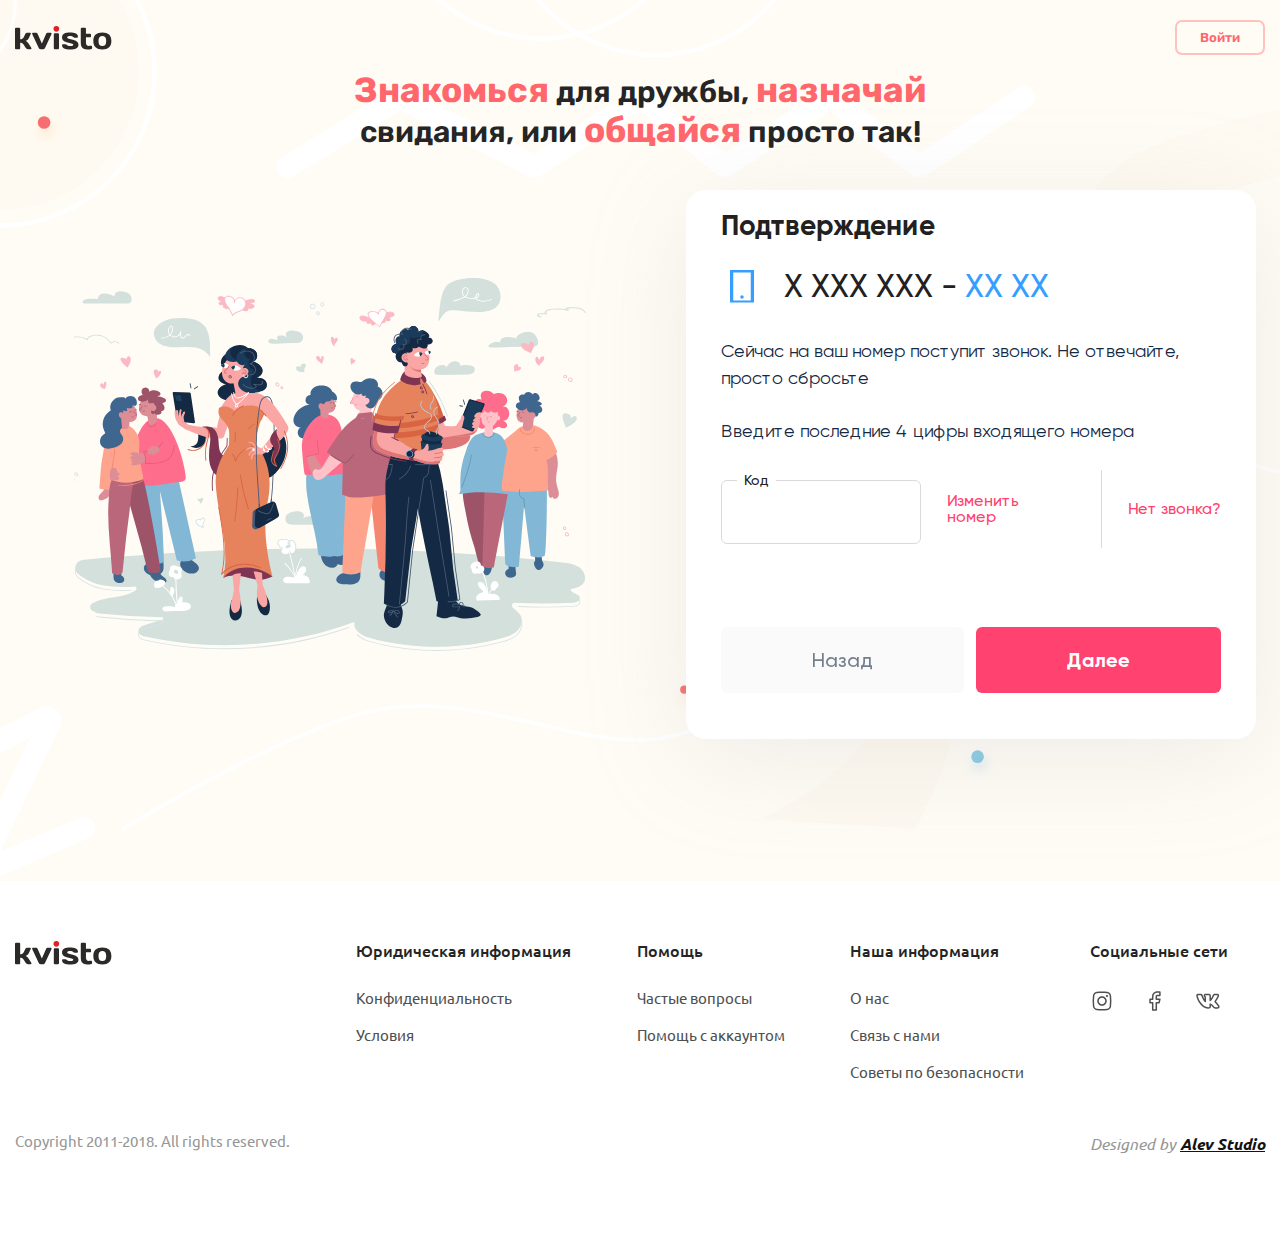
<file: confirmation.html>
<!DOCTYPE html>
<html lang="en">

<head>
    <meta charset="UTF-8">
    <meta name="viewport" content="width=device-width, initial-scale=1.0">
    <title>Document</title>
    <link rel="preconnect" href="https://fonts.googleapis.com">
    <link rel="preconnect" href="https://fonts.gstatic.com" crossorigin>
    <link
        href="https://fonts.googleapis.com/css2?family=Rubik:wght@600;700&family=Ubuntu:ital,wght@0,400;0,500;0,700;1,400&display=swap"
        rel="stylesheet">
    <link rel="stylesheet" href="css/style.min.css">
</head>

<body>

    <header class="header header-reg header-mobile">
        <div class="container">
            <div class="header-reg__inner">
                <a class="logo" href="#">
                    <img class="logo__img" src="images/logo.svg" alt="logo">
                </a>
                <div class="footer__language language">
                    <button type="button" class="language__btn">
                      Русский
                      <svg width="24" height="24" viewBox="0 0 24 24" fill="none" xmlns="http://www.w3.org/2000/svg">
                        <path d="M12 16L6 10H18L12 16Z" fill="#222020" />
                      </svg>
                    </button>
                    <ul class="language__list">
                      <li class="language__list-item">
                        <a class="language__list-link" href="#">Английский</a>
                      </li>
                      <li class="language__list-item">
                        <a class="language__list-link" href="#">Немецкий</a>
                      </li>
                      <li class="language__list-item">
                        <a class="language__list-link" href="#">Французкий</a>
                      </li>
                    </ul>
                  </div>
                <a class="header-reg__btn" href="#">Войти</a>
            </div>
        </div>
    </header>
    <div class="wrapper">
        <main class="main entrance main-confirmation">
            <section class="entrance__section entrance-section">
                <h1 class="entrance-section__title"><span>Знакомься</span> для дружбы, <span>назначай</span> свидания,
                    или
                    <span>общайся</span> просто так!
                </h1>
                <div class="container">
                    <div class="entrance-section__inner">
                        <img class="entrance-section__img" src="images/reg-img.svg" alt="picture">
                        <div class="entrance-section__box entrance-section-box">
                            <div class="entrance-section-box__top entrance-section-box-top">
                                <h2 class="entrance-section-box-top__title">
                                    Подтверждение
                                </h2>
                            </div>
                            <form action="#" class="entrance-section-box__form entrance-section-box-form">
                                <div class="entrance-section-box-form__tel">
                                    <p class="entrance-section-box-form__tel-text">X XXX XXX - <span>XX XX</span></p>
                                </div>
                                <p class="entrance-section-box-form__text">Сейчас на ваш номер поступит звонок. Не
                                    отвечайте,
                                    просто сбросьте</p>
                                <p class="entrance-section-box-form__text">Введите последние 4 цифры входящего номера
                                </p>
                                <div class="entrance-section-box-form__code">
                                    <fieldset>
                                        <legend>Код</legend>
                                        <input type="text" class="entrance-section-box-form__code-input">
                                    </fieldset>
                                    <a class="entrance-section-box-form__code-link" href="#">Изменить номер</a>
                                    <a class="entrance-section-box-form__code-link" href="#">Нет звонка?</a>
                                </div>
                                <div class="entrance-section-box-form__btns">
                                    <a href="login.html" class="entrance-section-box-form__btns-btn">Назад</a>
                                    <button class="entrance-section-box-form__btns-btn" type="submit">Далее</button>
                                </div>
                            </form>
                        </div>
                    </div>
                </div>
            </section>
        </main>
        <footer class="footer">
            <div class="container">
                <div class="footer__inner">
                    <div style="display: none;"></div>
                    <ul class="footer__list">
                        <li class="footer__list-item">
                            <a class="logo" href="#">
                                <img class="logo__img" src="images/logo.svg" alt="logo">
                            </a>
                        </li>
                        <li class="footer__list-item">
                            <p class="footer__list-copy">Copyright 2011-2018. All rights reserved.</p>
                        </li>
                    </ul>
                    <ul class="footer__list">
                        <li class="footer__list-item">
                            <h5 class="footer__list-title">Юридическая информация</h5>
                        </li>
                        <li class="footer__list-item">
                            <a class="footer__list-link" href="#">Конфиденциальность</a>
                        </li>
                        <li class="footer__list-item">
                            <a class="footer__list-link" href="#">Условия</a>
                        </li>
                    </ul>
                    <ul class="footer__list">
                        <li class="footer__list-item">
                            <h5 class="footer__list-title">Помощь</h5>
                        </li>
                        <li class="footer__list-item">
                            <a class="footer__list-link" href="#">Частые вопросы</a>
                        </li>
                        <li class="footer__list-item">
                            <a class="footer__list-link" href="#">Помощь с аккаунтом</a>
                        </li>
                    </ul>
                    <ul class="footer__list">
                        <li class="footer__list-item">
                            <h5 class="footer__list-title">Наша информация</h5>
                        </li>
                        <li class="footer__list-item">
                            <a class="footer__list-link" href="#">О нас</a>
                        </li>
                        <li class="footer__list-item">
                            <a class="footer__list-link" href="#">Связь с нами</a>
                        </li>
                        <li class="footer__list-item">
                            <a class="footer__list-link" href="#">Советы по безопасности</a>
                        </li>
                    </ul>
                    <ul class="footer__list">
                        <li class="footer__list-item">
                            <h5 class="footer__list-title">Социальные сети</h5>
                        </li>
                        <li class="footer__list-item">
                            <a class="footer__list-link" href="#">
                                <svg width="24" height="24" viewBox="0 0 24 24" fill="none"
                                    xmlns="http://www.w3.org/2000/svg">
                                    <path
                                        d="M16.0007 6.99956C16.0007 6.44727 16.4484 5.99956 17.0007 5.99956C17.553 5.99956 18.0007 6.44727 18.0007 6.99956C18.0007 7.55184 17.553 7.99956 17.0007 7.99956C16.4484 7.99956 16.0007 7.55184 16.0007 6.99956Z" />
                                    <path fill-rule="evenodd" clip-rule="evenodd"
                                        d="M12.0007 7.24956C9.37732 7.24956 7.25067 9.3762 7.25067 11.9996C7.25067 14.6229 9.37732 16.7496 12.0007 16.7496C14.624 16.7496 16.7507 14.6229 16.7507 11.9996C16.7507 9.3762 14.624 7.24956 12.0007 7.24956ZM8.75067 11.9996C8.75067 10.2046 10.2057 8.74956 12.0007 8.74956C13.7956 8.74956 15.2507 10.2046 15.2507 11.9996C15.2507 13.7945 13.7956 15.2496 12.0007 15.2496C10.2057 15.2496 8.75067 13.7945 8.75067 11.9996Z" />
                                    <path fill-rule="evenodd" clip-rule="evenodd"
                                        d="M17.2589 2.83257C13.7924 2.44513 10.209 2.44513 6.74244 2.83257C4.73038 3.05745 3.10605 4.64246 2.8695 6.66499C2.45496 10.2093 2.45496 13.7898 2.8695 17.3341C3.10605 19.3567 4.73038 20.9417 6.74244 21.1665C10.209 21.554 13.7924 21.554 17.2589 21.1665C19.271 20.9417 20.8953 19.3567 21.1319 17.3341C21.5464 13.7898 21.5464 10.2093 21.1319 6.66499C20.8953 4.64246 19.271 3.05745 17.2589 2.83257ZM6.90905 4.32329C10.2649 3.94823 13.7365 3.94823 17.0923 4.32329C18.4224 4.47195 19.4879 5.52156 19.642 6.83924C20.043 10.2678 20.043 13.7313 19.642 17.1599C19.4879 18.4775 18.4224 19.5272 17.0923 19.6758C13.7365 20.0509 10.2649 20.0509 6.90905 19.6758C5.57894 19.5272 4.51346 18.4775 4.35934 17.1599C3.95834 13.7313 3.95834 10.2678 4.35934 6.83924C4.51346 5.52156 5.57894 4.47195 6.90905 4.32329Z" />
                                </svg>
                            </a>
                            <a class="footer__list-link" href="#">
                                <svg width="24" height="24" viewBox="0 0 24 24" fill="none"
                                    xmlns="http://www.w3.org/2000/svg">
                                    <path fill-rule="evenodd" clip-rule="evenodd"
                                        d="M10.4877 3.78769C11.4723 2.80312 12.8076 2.25 14.2 2.25H16.9C17.3142 2.25 17.65 2.58579 17.65 3V6.6C17.65 7.01421 17.3142 7.35 16.9 7.35H14.2C14.1602 7.35 14.1221 7.3658 14.0939 7.39393C14.0658 7.42206 14.05 7.46022 14.05 7.5V9.45H16.9C17.131 9.45 17.349 9.5564 17.4912 9.73844C17.6333 9.92048 17.6836 10.1578 17.6276 10.3819L16.7276 13.9819C16.6441 14.3158 16.3442 14.55 16 14.55H14.05V21C14.05 21.4142 13.7142 21.75 13.3 21.75H9.7C9.28579 21.75 8.95 21.4142 8.95 21V14.55H7C6.58579 14.55 6.25 14.2142 6.25 13.8V10.2C6.25 9.78579 6.58579 9.45 7 9.45H8.95V7.5C8.95 6.10761 9.50312 4.77226 10.4877 3.78769ZM14.2 3.75C13.2054 3.75 12.2516 4.14509 11.5483 4.84835C10.8451 5.55161 10.45 6.50544 10.45 7.5V10.2C10.45 10.6142 10.1142 10.95 9.7 10.95H7.75V13.05H9.7C10.1142 13.05 10.45 13.3858 10.45 13.8V20.25H12.55V13.8C12.55 13.3858 12.8858 13.05 13.3 13.05H15.4144L15.9394 10.95H13.3C12.8858 10.95 12.55 10.6142 12.55 10.2V7.5C12.55 7.06239 12.7238 6.64271 13.0333 6.33327C13.3427 6.02384 13.7624 5.85 14.2 5.85H16.15V3.75H14.2Z" />
                                </svg>
                            </a>
                            <a class="footer__list-link" href="#">
                                <svg width="24" height="24" viewBox="0 0 24 24" fill="none"
                                    xmlns="http://www.w3.org/2000/svg">
                                    <path fill-rule="evenodd" clip-rule="evenodd"
                                        d="M23.405 16.865C22.8611 15.7695 22.1444 14.7688 21.2825 13.9013C20.9892 13.5603 20.6453 13.2238 20.3768 12.9612L20.3393 12.9245C20.2008 12.7889 20.0864 12.6764 19.9928 12.5795C21.1713 10.9407 22.18 9.18595 23.003 7.34222L23.0362 7.26783L23.0595 7.18976C23.1676 6.82687 23.2922 6.1368 22.8515 5.51317C22.396 4.86859 21.6666 4.75234 21.1782 4.75234H18.9311C18.4627 4.73087 17.9988 4.85751 17.6058 5.11498C17.2098 5.37439 16.9069 5.75278 16.7402 6.1951C16.2563 7.34779 15.6508 8.4442 14.9347 9.46598V6.83269C14.9347 6.4923 14.9027 5.92289 14.5382 5.44229C14.1018 4.86685 13.4707 4.75234 13.0326 4.75234H9.46708C9.00771 4.74172 8.56094 4.90597 8.2176 5.21259C7.866 5.52659 7.65052 5.96521 7.61687 6.43543L7.61369 6.47997V6.52463C7.61369 7.01011 7.80606 7.36822 7.95975 7.59344C8.02856 7.69427 8.10216 7.78606 8.14865 7.84403L8.15938 7.85741C8.20895 7.91923 8.24204 7.96049 8.27525 8.00566C8.3626 8.12448 8.48824 8.30768 8.52379 8.78174V10.2547C7.9091 9.24423 7.26066 7.89957 6.77276 6.46344L6.76527 6.4414L6.75697 6.41965C6.63532 6.10103 6.4402 5.63743 6.04941 5.28266C5.59288 4.86821 5.0529 4.75234 4.56182 4.75234H2.28187C1.78506 4.75234 1.18613 4.86857 0.739237 5.33999C0.299773 5.80358 0.25 6.35907 0.25 6.65442V6.78755L0.278039 6.91769C0.909544 9.84881 2.21076 12.5937 4.07946 14.9377C4.92668 16.2737 6.07468 17.3936 7.43213 18.2075C8.81124 19.0345 10.3671 19.5219 11.9715 19.6297L12.0133 19.6325H12.0553C12.7811 19.6325 13.5378 19.5699 14.1068 19.1907C14.8744 18.6792 14.9347 17.8936 14.9347 17.5021V16.3642C15.1317 16.5234 15.3761 16.7378 15.6753 17.0259C16.037 17.3879 16.325 17.7016 16.572 17.9754L16.7038 18.122L16.7046 18.1228C16.8964 18.3364 17.0852 18.5467 17.2571 18.7195C17.4732 18.9367 17.7396 19.1761 18.0745 19.3529C18.4371 19.5444 18.8177 19.631 19.222 19.631H21.5035C21.9841 19.631 22.6735 19.5173 23.1582 18.9554C23.6864 18.343 23.6461 17.5924 23.48 17.053L23.4501 16.956L23.405 16.865ZM17.6857 16.9706C17.4289 16.6859 17.1192 16.3484 16.7278 15.9571L16.7246 15.9539C15.3685 14.6464 14.7348 14.4186 14.2868 14.4186C14.0485 14.4186 13.7848 14.4454 13.6137 14.6585C13.5329 14.7591 13.4905 14.8805 13.4667 15.007C13.4429 15.1333 13.4347 15.2816 13.4347 15.4505V17.5021C13.4347 17.7569 13.3928 17.8639 13.275 17.9425C13.118 18.0471 12.7825 18.1319 12.0637 18.1325C10.6993 18.0395 9.37641 17.6244 8.20349 16.9211C7.02817 16.2164 6.03709 15.2425 5.31187 14.0797L5.30398 14.0671L5.29464 14.0554C3.55337 11.8881 2.34003 9.34571 1.7503 6.6291C1.7535 6.49814 1.78187 6.42045 1.82784 6.37195C1.87521 6.32198 1.98999 6.25234 2.28187 6.25234H4.56182C4.81544 6.25234 4.9467 6.30751 5.04117 6.39327C5.14827 6.4905 5.24116 6.65561 5.35401 6.95042C5.91362 8.5964 6.67038 10.1357 7.387 11.2675C7.74518 11.8332 8.09769 12.3041 8.41529 12.6368C8.57383 12.803 8.72932 12.9406 8.8777 13.0385C9.02132 13.1332 9.18414 13.2079 9.35158 13.2079C9.43994 13.2079 9.54328 13.1988 9.64279 13.1547C9.74983 13.1074 9.83291 13.0284 9.89158 12.9225C9.99536 12.7353 10.0238 12.458 10.0238 12.0947V8.73099L10.0233 8.7231C9.97146 7.90476 9.72439 7.44443 9.48381 7.11718C9.43108 7.04546 9.37909 6.98068 9.33359 6.92399L9.32113 6.90846C9.27117 6.84616 9.23142 6.79582 9.19876 6.74795C9.13891 6.66024 9.11571 6.59909 9.11381 6.53356C9.12162 6.45578 9.15828 6.38361 9.21675 6.33139C9.27744 6.27719 9.35686 6.24897 9.43816 6.25234H13.0326C13.2387 6.25234 13.3081 6.30262 13.343 6.34868C13.3923 6.4137 13.4347 6.54893 13.4347 6.83269V11.3613C13.4347 11.8992 13.6827 12.2634 14.0428 12.2634C14.4572 12.2634 14.7559 12.012 15.2783 11.4896L15.287 11.4809L15.2948 11.4713C16.4656 10.0436 17.4225 8.45298 18.1347 6.74943L18.1392 6.73666C18.1928 6.58613 18.2941 6.45726 18.4278 6.3697C18.5614 6.28215 18.72 6.24072 18.8794 6.25175L18.8881 6.25234H21.1782C21.4905 6.25234 21.5933 6.33183 21.6265 6.37884C21.6618 6.42885 21.6864 6.53604 21.6264 6.74625C20.8053 8.58266 19.7899 10.3258 18.598 11.9464L18.5905 11.9578C18.4748 12.1348 18.3479 12.3306 18.3295 12.5554C18.3098 12.7968 18.4143 13.0163 18.597 13.2515C18.7302 13.4484 19.0049 13.7173 19.2836 13.9901L19.3099 14.0158C19.6021 14.3018 19.9186 14.6116 20.1727 14.9116L20.1795 14.9195L20.1869 14.9269C20.9444 15.6825 21.5743 16.556 22.052 17.5132C22.1283 17.7738 22.0816 17.907 22.0223 17.9757C21.953 18.0561 21.7976 18.131 21.5035 18.131H19.222C19.0438 18.131 18.9063 18.0959 18.7749 18.0265C18.638 17.9542 18.4972 17.8392 18.3206 17.6617C18.1784 17.5187 18.023 17.3457 17.8334 17.1348C17.7864 17.0825 17.7373 17.0277 17.6857 16.9706Z" />
                                </svg>
                            </a>
                        </li>
                        <li class="footer__list-item">
                            <p class="footer__list-text">Designed by <a href="#">Alev Studio</a></p>
                        </li>
                    </ul>
                </div>
            </div>
        </footer>
    </div>

    <script src="js/main.min.js"></script>
</body>

</html>
</file>
<file: css/style.min.css>
@font-face{font-family:"Gilroy";src:url("../fonts/Gilroy-Regular.eot");src:local("☺"),url("../fonts/Gilroy-Regular.woff") format("woff"),url("../fonts/Gilroy-Regular.ttf") format("truetype");font-weight:400;font-style:normal}@font-face{font-family:"Gilroy";src:url("../fonts/Gilroy-Light.eot");src:local("☺"),url("../fonts/Gilroy-Light.woff") format("woff"),url("../fonts/Gilroy-Light.ttf") format("truetype");font-weight:300;font-style:normal}@font-face{font-family:"Gilroy";src:url("../fonts/Gilroy-Medium.eot");src:local("☺"),url("../fonts/Gilroy-Medium.woff") format("woff"),url("../fonts/Gilroy-Medium.ttf") format("truetype");font-weight:500;font-style:normal}@font-face{font-family:"Gilroy";src:url("../fonts/Gilroy-SemiBold.eot");src:local("☺"),url("../fonts/Gilroy-SemiBold.woff") format("woff"),url("../fonts/Gilroy-SemiBold.ttf") format("truetype");font-weight:600;font-style:normal}@font-face{font-family:"Gilroy";src:url("../fonts/Gilroy-Bold.eot");src:local("☺"),url("../fonts/Gilroy-Bold.woff") format("woff"),url("../fonts/Gilroy-Bold.ttf") format("truetype");font-weight:700;font-style:normal}*{padding:0;margin:0;border:0}*,*:before,*:after{-webkit-box-sizing:border-box;box-sizing:border-box}:focus,:active{outline:none}a:focus,a:active{outline:none}nav,footer,header,aside{display:block}html,body{height:100%;width:100%;font-size:100%;line-height:1;font-size:14px;-ms-text-size-adjust:100%;-moz-text-size-adjust:100%;-webkit-text-size-adjust:100%}input,button,textarea{font-family:inherit}input::-ms-clear{display:none}button{cursor:pointer}button::-moz-focus-inner{padding:0;border:0}a,a:visited{text-decoration:none}a:hover{text-decoration:none}ul li{list-style:none}img{vertical-align:top}h1,h2,h3,h4,h5,h6{font-size:inherit;font-weight:400}.slick-slider{position:relative;display:block;-webkit-box-sizing:border-box;box-sizing:border-box;-webkit-touch-callout:none;-webkit-user-select:none;-moz-user-select:none;-ms-user-select:none;user-select:none;-ms-touch-action:pan-y;touch-action:pan-y;-webkit-tap-highlight-color:transparent}.slick-list{position:relative;overflow:hidden;display:block;margin:0;padding:0}.slick-list:focus{outline:none}.slick-list.dragging{cursor:pointer;cursor:hand}.slick-slider .slick-track,.slick-slider .slick-list{-webkit-transform:translate3d(0, 0, 0);-ms-transform:translate3d(0, 0, 0);transform:translate3d(0, 0, 0)}.slick-track{position:relative;left:0;top:0;display:block;margin-left:auto;margin-right:auto}.slick-track:before,.slick-track:after{content:"";display:table}.slick-track:after{clear:both}.slick-loading .slick-track{visibility:hidden}.slick-slide{float:left;height:100%;min-height:1px;display:none}[dir="rtl"] .slick-slide{float:right}.slick-slide img{display:block}.slick-slide.slick-loading img{display:none}.slick-slide.dragging img{pointer-events:none}.slick-initialized .slick-slide{display:block}.slick-loading .slick-slide{visibility:hidden}.slick-vertical .slick-slide{display:block;height:auto;border:1px solid transparent}.slick-arrow.slick-hidden{display:none}body.compensate-for-scrollbar{overflow:hidden}.fancybox-active{height:auto}.fancybox-is-hidden{left:-9999px;margin:0;position:absolute !important;top:-9999px;visibility:hidden}.fancybox-container{-webkit-backface-visibility:hidden;height:100%;left:0;outline:none;position:fixed;-webkit-tap-highlight-color:transparent;top:0;-ms-touch-action:manipulation;touch-action:manipulation;-webkit-transform:translateZ(0);transform:translateZ(0);width:100%;z-index:99992}.fancybox-container *{-webkit-box-sizing:border-box;box-sizing:border-box}.fancybox-outer,.fancybox-inner,.fancybox-bg,.fancybox-stage{bottom:0;left:0;position:absolute;right:0;top:0}.fancybox-outer{-webkit-overflow-scrolling:touch;overflow-y:auto}.fancybox-bg{background:#1e1e1e;opacity:0;-webkit-transition-duration:inherit;-o-transition-duration:inherit;transition-duration:inherit;-webkit-transition-property:opacity;-o-transition-property:opacity;transition-property:opacity;-webkit-transition-timing-function:cubic-bezier(0.47, 0, 0.74, 0.71);-o-transition-timing-function:cubic-bezier(0.47, 0, 0.74, 0.71);transition-timing-function:cubic-bezier(0.47, 0, 0.74, 0.71)}.fancybox-is-open .fancybox-bg{opacity:.9;-webkit-transition-timing-function:cubic-bezier(0.22, 0.61, 0.36, 1);-o-transition-timing-function:cubic-bezier(0.22, 0.61, 0.36, 1);transition-timing-function:cubic-bezier(0.22, 0.61, 0.36, 1)}.fancybox-infobar,.fancybox-toolbar,.fancybox-caption,.fancybox-navigation .fancybox-button{direction:ltr;opacity:0;position:absolute;-webkit-transition:opacity .25s ease, visibility 0s ease .25s;-o-transition:opacity .25s ease, visibility 0s ease .25s;transition:opacity .25s ease, visibility 0s ease .25s;visibility:hidden;z-index:99997}.fancybox-show-infobar .fancybox-infobar,.fancybox-show-toolbar .fancybox-toolbar,.fancybox-show-caption .fancybox-caption,.fancybox-show-nav .fancybox-navigation .fancybox-button{opacity:1;-webkit-transition:opacity .25s ease 0s, visibility 0s ease 0s;-o-transition:opacity .25s ease 0s, visibility 0s ease 0s;transition:opacity .25s ease 0s, visibility 0s ease 0s;visibility:visible}.fancybox-infobar{color:#ccc;font-size:13px;-webkit-font-smoothing:subpixel-antialiased;height:44px;left:0;line-height:44px;min-width:44px;mix-blend-mode:difference;padding:0 10px;pointer-events:none;top:0;-webkit-touch-callout:none;-webkit-user-select:none;-moz-user-select:none;-ms-user-select:none;user-select:none}.fancybox-toolbar{right:0;top:0}.fancybox-stage{direction:ltr;overflow:visible;-webkit-transform:translateZ(0);transform:translateZ(0);z-index:99994}.fancybox-is-open .fancybox-stage{overflow:hidden}.fancybox-slide{-webkit-backface-visibility:hidden;display:none;height:100%;left:0;outline:none;overflow:auto;-webkit-overflow-scrolling:touch;padding:44px;position:absolute;text-align:center;top:0;-webkit-transition-property:opacity, -webkit-transform;transition-property:opacity, -webkit-transform;-o-transition-property:transform, opacity;transition-property:transform, opacity;transition-property:transform, opacity, -webkit-transform;white-space:normal;width:100%;z-index:99994}.fancybox-slide::before{content:'';display:inline-block;font-size:0;height:100%;vertical-align:middle;width:0}.fancybox-is-sliding .fancybox-slide,.fancybox-slide--previous,.fancybox-slide--current,.fancybox-slide--next{display:block}.fancybox-slide--image{overflow:hidden;padding:44px 0}.fancybox-slide--image::before{display:none}.fancybox-slide--html{padding:6px}.fancybox-content{background:#fff;display:inline-block;margin:0;max-width:100%;overflow:auto;-webkit-overflow-scrolling:touch;padding:44px;position:relative;text-align:left;vertical-align:middle}.fancybox-slide--image .fancybox-content{-webkit-animation-timing-function:cubic-bezier(0.5, 0, 0.14, 1);animation-timing-function:cubic-bezier(0.5, 0, 0.14, 1);-webkit-backface-visibility:hidden;background:transparent;background-repeat:no-repeat;background-size:100% 100%;left:0;max-width:none;overflow:visible;padding:0;position:absolute;top:0;-ms-transform-origin:top left;-webkit-transform-origin:top left;transform-origin:top left;-webkit-transition-property:opacity, -webkit-transform;transition-property:opacity, -webkit-transform;-o-transition-property:transform, opacity;transition-property:transform, opacity;transition-property:transform, opacity, -webkit-transform;-webkit-user-select:none;-moz-user-select:none;-ms-user-select:none;user-select:none;z-index:99995}.fancybox-can-zoomOut .fancybox-content{cursor:-webkit-zoom-out;cursor:zoom-out}.fancybox-can-zoomIn .fancybox-content{cursor:-webkit-zoom-in;cursor:zoom-in}.fancybox-can-swipe .fancybox-content,.fancybox-can-pan .fancybox-content{cursor:-webkit-grab;cursor:grab}.fancybox-is-grabbing .fancybox-content{cursor:-webkit-grabbing;cursor:grabbing}.fancybox-container [data-selectable='true']{cursor:text}.fancybox-image,.fancybox-spaceball{background:transparent;border:0;height:100%;left:0;margin:0;max-height:none;max-width:none;padding:0;position:absolute;top:0;-webkit-user-select:none;-moz-user-select:none;-ms-user-select:none;user-select:none;width:100%}.fancybox-spaceball{z-index:1}.fancybox-slide--video .fancybox-content,.fancybox-slide--map .fancybox-content,.fancybox-slide--pdf .fancybox-content,.fancybox-slide--iframe .fancybox-content{height:100%;overflow:visible;padding:0;width:100%}.fancybox-slide--video .fancybox-content{background:#000}.fancybox-slide--map .fancybox-content{background:#e5e3df}.fancybox-slide--iframe .fancybox-content{background:#fff}.fancybox-video,.fancybox-iframe{background:transparent;border:0;display:block;height:100%;margin:0;overflow:hidden;padding:0;width:100%}.fancybox-iframe{left:0;position:absolute;top:0}.fancybox-error{background:#fff;cursor:default;max-width:400px;padding:40px;width:100%}.fancybox-error p{color:#444;font-size:16px;line-height:20px;margin:0;padding:0}.fancybox-button{background:rgba(30,30,30,0.6);border:0;border-radius:0;-webkit-box-shadow:none;box-shadow:none;cursor:pointer;display:inline-block;height:44px;margin:0;padding:10px;position:relative;-webkit-transition:color .2s;-o-transition:color .2s;transition:color .2s;vertical-align:top;visibility:inherit;width:44px}.fancybox-button,.fancybox-button:visited,.fancybox-button:link{color:#ccc}.fancybox-button:hover{color:#fff}.fancybox-button:focus{outline:none}.fancybox-button.fancybox-focus{outline:1px dotted}.fancybox-button[disabled],.fancybox-button[disabled]:hover{color:#888;cursor:default;outline:none}.fancybox-button div{height:100%}.fancybox-button svg{display:block;height:100%;overflow:visible;position:relative;width:100%}.fancybox-button svg path{fill:currentColor;stroke-width:0}.fancybox-button--play svg:nth-child(2),.fancybox-button--fsenter svg:nth-child(2){display:none}.fancybox-button--pause svg:nth-child(1),.fancybox-button--fsexit svg:nth-child(1){display:none}.fancybox-progress{background:#ff5268;height:2px;left:0;position:absolute;right:0;top:0;-ms-transform:scaleX(0);-webkit-transform:scaleX(0);transform:scaleX(0);-ms-transform-origin:0;-webkit-transform-origin:0;transform-origin:0;-webkit-transition-property:-webkit-transform;transition-property:-webkit-transform;-o-transition-property:transform;transition-property:transform;transition-property:transform, -webkit-transform;-webkit-transition-timing-function:linear;-o-transition-timing-function:linear;transition-timing-function:linear;z-index:99998}.fancybox-close-small{background:transparent;border:0;border-radius:0;color:#ccc;cursor:pointer;opacity:.8;padding:8px;position:absolute;right:-12px;top:-44px;z-index:401}.fancybox-close-small:hover{color:#fff;opacity:1}.fancybox-slide--html .fancybox-close-small{color:currentColor;padding:10px;right:0;top:0}.fancybox-slide--image.fancybox-is-scaling .fancybox-content{overflow:hidden}.fancybox-is-scaling .fancybox-close-small,.fancybox-is-zoomable.fancybox-can-pan .fancybox-close-small{display:none}.fancybox-navigation .fancybox-button{background-clip:content-box;height:100px;opacity:0;position:absolute;top:calc(50% - 50px);width:70px}.fancybox-navigation .fancybox-button div{padding:7px}.fancybox-navigation .fancybox-button--arrow_left{left:0;left:env(safe-area-inset-left);padding:31px 26px 31px 6px}.fancybox-navigation .fancybox-button--arrow_right{padding:31px 6px 31px 26px;right:0;right:env(safe-area-inset-right)}.fancybox-caption{background:-webkit-gradient(linear, left bottom, left top, from(rgba(0,0,0,0.85)), color-stop(50%, rgba(0,0,0,0.3)), color-stop(65%, rgba(0,0,0,0.15)), color-stop(75.5%, rgba(0,0,0,0.075)), color-stop(82.85%, rgba(0,0,0,0.037)), color-stop(88%, rgba(0,0,0,0.019)), to(rgba(0,0,0,0)));background:-o-linear-gradient(bottom, rgba(0,0,0,0.85) 0%, rgba(0,0,0,0.3) 50%, rgba(0,0,0,0.15) 65%, rgba(0,0,0,0.075) 75.5%, rgba(0,0,0,0.037) 82.85%, rgba(0,0,0,0.019) 88%, rgba(0,0,0,0) 100%);background:linear-gradient(to top, rgba(0,0,0,0.85) 0%, rgba(0,0,0,0.3) 50%, rgba(0,0,0,0.15) 65%, rgba(0,0,0,0.075) 75.5%, rgba(0,0,0,0.037) 82.85%, rgba(0,0,0,0.019) 88%, rgba(0,0,0,0) 100%);bottom:0;color:#eee;font-size:14px;font-weight:400;left:0;line-height:1.5;padding:75px 44px 25px 44px;pointer-events:none;right:0;text-align:center;z-index:99996}@supports (padding: max(0px)){.fancybox-caption{padding:75px max(44px,env(safe-area-inset-right)) max(25px,env(safe-area-inset-bottom)) max(44px,env(safe-area-inset-left))}}.fancybox-caption--separate{margin-top:-50px}.fancybox-caption__body{max-height:50vh;overflow:auto;pointer-events:all}.fancybox-caption a,.fancybox-caption a:link,.fancybox-caption a:visited{color:#ccc;text-decoration:none}.fancybox-caption a:hover{color:#fff;text-decoration:underline}.fancybox-loading{-webkit-animation:fancybox-rotate 1s linear infinite;animation:fancybox-rotate 1s linear infinite;background:transparent;border:4px solid #888;border-bottom-color:#fff;border-radius:50%;height:50px;left:50%;margin:-25px 0 0 -25px;opacity:.7;padding:0;position:absolute;top:50%;width:50px;z-index:99999}@-webkit-keyframes fancybox-rotate{100%{-webkit-transform:rotate(360deg);transform:rotate(360deg)}}@keyframes fancybox-rotate{100%{-webkit-transform:rotate(360deg);transform:rotate(360deg)}}.fancybox-animated{-webkit-transition-timing-function:cubic-bezier(0, 0, 0.25, 1);-o-transition-timing-function:cubic-bezier(0, 0, 0.25, 1);transition-timing-function:cubic-bezier(0, 0, 0.25, 1)}.fancybox-fx-slide.fancybox-slide--previous{opacity:0;-webkit-transform:translate3d(-100%, 0, 0);transform:translate3d(-100%, 0, 0)}.fancybox-fx-slide.fancybox-slide--next{opacity:0;-webkit-transform:translate3d(100%, 0, 0);transform:translate3d(100%, 0, 0)}.fancybox-fx-slide.fancybox-slide--current{opacity:1;-webkit-transform:translate3d(0, 0, 0);transform:translate3d(0, 0, 0)}.fancybox-fx-fade.fancybox-slide--previous,.fancybox-fx-fade.fancybox-slide--next{opacity:0;-webkit-transition-timing-function:cubic-bezier(0.19, 1, 0.22, 1);-o-transition-timing-function:cubic-bezier(0.19, 1, 0.22, 1);transition-timing-function:cubic-bezier(0.19, 1, 0.22, 1)}.fancybox-fx-fade.fancybox-slide--current{opacity:1}.fancybox-fx-zoom-in-out.fancybox-slide--previous{opacity:0;-webkit-transform:scale3d(1.5, 1.5, 1.5);transform:scale3d(1.5, 1.5, 1.5)}.fancybox-fx-zoom-in-out.fancybox-slide--next{opacity:0;-webkit-transform:scale3d(0.5, 0.5, 0.5);transform:scale3d(0.5, 0.5, 0.5)}.fancybox-fx-zoom-in-out.fancybox-slide--current{opacity:1;-webkit-transform:scale3d(1, 1, 1);transform:scale3d(1, 1, 1)}.fancybox-fx-rotate.fancybox-slide--previous{opacity:0;-ms-transform:rotate(-360deg);-webkit-transform:rotate(-360deg);transform:rotate(-360deg)}.fancybox-fx-rotate.fancybox-slide--next{opacity:0;-ms-transform:rotate(360deg);-webkit-transform:rotate(360deg);transform:rotate(360deg)}.fancybox-fx-rotate.fancybox-slide--current{opacity:1;-ms-transform:rotate(0deg);-webkit-transform:rotate(0deg);transform:rotate(0deg)}.fancybox-fx-circular.fancybox-slide--previous{opacity:0;-webkit-transform:scale3d(0, 0, 0) translate3d(-100%, 0, 0);transform:scale3d(0, 0, 0) translate3d(-100%, 0, 0)}.fancybox-fx-circular.fancybox-slide--next{opacity:0;-webkit-transform:scale3d(0, 0, 0) translate3d(100%, 0, 0);transform:scale3d(0, 0, 0) translate3d(100%, 0, 0)}.fancybox-fx-circular.fancybox-slide--current{opacity:1;-webkit-transform:scale3d(1, 1, 1) translate3d(0, 0, 0);transform:scale3d(1, 1, 1) translate3d(0, 0, 0)}.fancybox-fx-tube.fancybox-slide--previous{-webkit-transform:translate3d(-100%, 0, 0) scale(0.1) skew(-10deg);transform:translate3d(-100%, 0, 0) scale(0.1) skew(-10deg)}.fancybox-fx-tube.fancybox-slide--next{-webkit-transform:translate3d(100%, 0, 0) scale(0.1) skew(10deg);transform:translate3d(100%, 0, 0) scale(0.1) skew(10deg)}.fancybox-fx-tube.fancybox-slide--current{-webkit-transform:translate3d(0, 0, 0) scale(1);transform:translate3d(0, 0, 0) scale(1)}@media all and (max-height: 576px){.fancybox-slide{padding-left:6px;padding-right:6px}.fancybox-slide--image{padding:6px 0}.fancybox-close-small{right:-6px}.fancybox-slide--image .fancybox-close-small{background:#4e4e4e;color:#f2f4f6;height:36px;opacity:1;padding:6px;right:0;top:0;width:36px}.fancybox-caption{padding-left:12px;padding-right:12px}@supports (padding: max(0px)){.fancybox-caption{padding-left:max(12px,env(safe-area-inset-left));padding-right:max(12px,env(safe-area-inset-right))}}}.fancybox-share{background:#f4f4f4;border-radius:3px;max-width:90%;padding:30px;text-align:center}.fancybox-share h1{color:#222;font-size:35px;font-weight:700;margin:0 0 20px 0}.fancybox-share p{margin:0;padding:0}.fancybox-share__button{border:0;border-radius:3px;display:inline-block;font-size:14px;font-weight:700;line-height:40px;margin:0 5px 10px 5px;min-width:130px;padding:0 15px;text-decoration:none;-webkit-transition:all .2s;-o-transition:all .2s;transition:all .2s;-webkit-user-select:none;-moz-user-select:none;-ms-user-select:none;user-select:none;white-space:nowrap}.fancybox-share__button:visited,.fancybox-share__button:link{color:#fff}.fancybox-share__button:hover{text-decoration:none}.fancybox-share__button--fb{background:#3b5998}.fancybox-share__button--fb:hover{background:#344e86}.fancybox-share__button--pt{background:#bd081d}.fancybox-share__button--pt:hover{background:#aa0719}.fancybox-share__button--tw{background:#1da1f2}.fancybox-share__button--tw:hover{background:#0d95e8}.fancybox-share__button svg{height:25px;margin-right:7px;position:relative;top:-1px;vertical-align:middle;width:25px}.fancybox-share__button svg path{fill:#fff}.fancybox-share__input{background:transparent;border:0;border-bottom:1px solid #d7d7d7;border-radius:0;color:#5d5b5b;font-size:14px;margin:10px 0 0 0;outline:none;padding:10px 15px;width:100%}.fancybox-thumbs{background:#ddd;bottom:0;display:none;margin:0;-webkit-overflow-scrolling:touch;-ms-overflow-style:-ms-autohiding-scrollbar;padding:2px 2px 4px 2px;position:absolute;right:0;-webkit-tap-highlight-color:rgba(0,0,0,0);top:0;width:212px;z-index:99995}.fancybox-thumbs-x{overflow-x:auto;overflow-y:hidden}.fancybox-show-thumbs .fancybox-thumbs{display:block}.fancybox-show-thumbs .fancybox-inner{right:212px}.fancybox-thumbs__list{font-size:0;height:100%;list-style:none;margin:0;overflow-x:hidden;overflow-y:auto;padding:0;position:absolute;position:relative;white-space:nowrap;width:100%}.fancybox-thumbs-x .fancybox-thumbs__list{overflow:hidden}.fancybox-thumbs-y .fancybox-thumbs__list::-webkit-scrollbar{width:7px}.fancybox-thumbs-y .fancybox-thumbs__list::-webkit-scrollbar-track{background:#fff;border-radius:10px;-webkit-box-shadow:inset 0 0 6px rgba(0,0,0,0.3);box-shadow:inset 0 0 6px rgba(0,0,0,0.3)}.fancybox-thumbs-y .fancybox-thumbs__list::-webkit-scrollbar-thumb{background:#2a2a2a;border-radius:10px}.fancybox-thumbs__list a{-webkit-backface-visibility:hidden;backface-visibility:hidden;background-color:rgba(0,0,0,0.1);background-position:center center;background-repeat:no-repeat;background-size:cover;cursor:pointer;float:left;height:75px;margin:2px;max-height:calc(100% - 8px);max-width:calc(50% - 4px);outline:none;overflow:hidden;padding:0;position:relative;-webkit-tap-highlight-color:transparent;width:100px}.fancybox-thumbs__list a::before{border:6px solid #ff5268;bottom:0;content:'';left:0;opacity:0;position:absolute;right:0;top:0;-webkit-transition:all 0.2s cubic-bezier(0.25, 0.46, 0.45, 0.94);-o-transition:all 0.2s cubic-bezier(0.25, 0.46, 0.45, 0.94);transition:all 0.2s cubic-bezier(0.25, 0.46, 0.45, 0.94);z-index:99991}.fancybox-thumbs__list a:focus::before{opacity:.5}.fancybox-thumbs__list a.fancybox-thumbs-active::before{opacity:1}@media all and (max-width: 576px){.fancybox-thumbs{width:110px}.fancybox-show-thumbs .fancybox-inner{right:110px}.fancybox-thumbs__list a{max-width:calc(100% - 10px)}}html,body{height:100%;font-family:"Gilroy", sans-serif;font-weight:500;background-image:url(../images/reg-bg.svg);background-color:#fffcf6;background-repeat:no-repeat;background-position:top center;background-size:cover}.wrapper{display:-webkit-box;display:-ms-flexbox;display:flex;-webkit-box-orient:vertical;-webkit-box-direction:normal;-ms-flex-direction:column;flex-direction:column;min-height:100%}.main{-webkit-box-flex:1;-ms-flex:1 0 auto;flex:1 0 auto}.footer{-webkit-box-flex:0;-ms-flex:0 0 auto;flex:0 0 auto}.container{max-width:1565px;margin:0 auto;padding:0 15px}.container-fluid{max-width:1920px;margin:0 auto;padding:0 15px}.form-phone{display:-webkit-box;display:-ms-flexbox;display:flex}.form-phone__region{position:relative;border-right:1px solid #dadada;width:100px}.form-phone__region::before{z-index:1;content:"";position:absolute;top:50%;-webkit-transform:translateY(-50%);-ms-transform:translateY(-50%);transform:translateY(-50%);width:24px;height:24px;right:15px;background-image:url(../images/select-icon.svg)}.form-phone__region-select{z-index:2;-webkit-appearance:none;-moz-appearance:none;appearance:none;font-weight:500;font-size:20px;line-height:20px;color:#222020;top:50%;-webkit-transform:translateY(-50%);-ms-transform:translateY(-50%);transform:translateY(-50%);left:-19px;position:absolute;padding:22px 44px 22px 20px;z-index:2;background:transparent}.form-phone__region-select option{font-size:20px;line-height:20px}.form-phone__input{width:350px;margin-left:15px;font-weight:500;font-size:20px;line-height:20px;color:#222020}.form-phone__input::-webkit-input-placeholder{color:#222020}.form-phone__input::-moz-placeholder{color:#222020}.form-phone__input:-ms-input-placeholder{color:#222020}.form-phone__input::-ms-input-placeholder{color:#222020}.form-phone__input::placeholder{color:#222020}.form-password__input{font-weight:500;font-size:20px;line-height:20px;letter-spacing:0.3em;color:#222020;width:400px}.socials-list{display:-webkit-box;display:-ms-flexbox;display:flex;margin-bottom:29px;-webkit-box-pack:justify;-ms-flex-pack:justify;justify-content:space-between}.socials-list__link{padding:7px 20px;border:1.3px solid #dadada;border-radius:6px;display:-webkit-box;display:-ms-flexbox;display:flex;-webkit-box-pack:center;-ms-flex-pack:center;justify-content:center;-webkit-box-align:center;-ms-flex-align:center;align-items:center;-webkit-transition:border 0.3s;-o-transition:border 0.3s;transition:border 0.3s}.socials-list__link svg{-webkit-transition:fill 0.3s;-o-transition:fill 0.3s;transition:fill 0.3s;fill:#949a98}.socials-list__item:nth-child(1) a:hover{border:1px solid #0077fe}.socials-list__item:nth-child(1) a:hover svg{fill:#0077fe}.socials-list__item:nth-child(1) a:active{border:1px solid #ff426f}.socials-list__item:nth-child(1) a:active svg{fill:#ff426f}.socials-list__item:nth-child(2) a:hover{border:1px solid #e84432}.socials-list__item:nth-child(2) a:hover svg{fill:#e84432}.socials-list__item:nth-child(2) a:active{border:1px solid #ff426f}.socials-list__item:nth-child(2) a:active svg{fill:#ff426f}.socials-list__item:nth-child(3) a:hover{border:1px solid #1b55c8}.socials-list__item:nth-child(3) a:hover svg{fill:#1b55c8}.socials-list__item:nth-child(3) a:active{border:1px solid #ff426f}.socials-list__item:nth-child(3) a:active svg{fill:#ff426f}.socials-list__item:nth-child(4) a:hover{border:1px solid #ff6969}.socials-list__item:nth-child(4) a:hover svg{fill:#ff6969}.socials-list__item:nth-child(4) a:active{border:1px solid #ff426f}.socials-list__item:nth-child(4) a:active svg{fill:#ff426f}.socials-list__item:nth-child(5) a:hover{border:1px solid #0f7ce1}.socials-list__item:nth-child(5) a:hover svg{fill:#0f7ce1}.socials-list__item:nth-child(5) a:active{border:1px solid #ff426f}.socials-list__item:nth-child(5) a:active svg{fill:#ff426f}.socials-list__item:nth-child(6) a:hover{border:1px solid #ff8642}.socials-list__item:nth-child(6) a:hover svg{fill:#ff8642}.socials-list__item:nth-child(6) a:active{border:1px solid #ff426f}.socials-list__item:nth-child(6) a:active svg{fill:#ff426f}.main-login .socials-list{margin-bottom:17px}.main-restoration .socials-list{margin-bottom:8px}.entrance-second .entrance-section-box-form__btns{display:-webkit-box;display:-ms-flexbox;display:flex;-webkit-box-pack:justify;-ms-flex-pack:justify;justify-content:space-between}.entrance-second .entrance-section-box-form__btns-btn:nth-child(1){background:#f7f7f7;color:#142943;font-weight:500;opacity:0.6}.entrance-second .entrance-section-box-form__btns-btn{padding:22px 90px}.entrance-third .entrance-section-box-form__btns{display:-webkit-box;display:-ms-flexbox;display:flex;-webkit-box-pack:justify;-ms-flex-pack:justify;justify-content:space-between}.entrance-third .entrance-section-box-form__btns-btn:nth-child(1){background:#f7f7f7;color:#142943;font-weight:500;opacity:0.6}.entrance-third .entrance-section-box-form__btns-btn:nth-child(1):hover{background:transparent;color:#ff426f;opacity:1}.entrance-third .entrance-section-box-form__btns-btn:nth-child(2){background:#ff426f;color:#fff;opacity:1}.entrance-third .entrance-section-box-form__btns-btn:nth-child(2):hover{background:transparent;color:#ff426f;opacity:1}.entrance-third .entrance-section-box-form__btns-btn{padding:22px 90px}.main-login .entrance-section-box-form__btns{display:-webkit-box;display:-ms-flexbox;display:flex;-webkit-box-pack:end;-ms-flex-pack:end;justify-content:flex-end}.main-login .entrance-section-box-form__btns-btn:nth-child(1){background:#ff426f;color:#fff;opacity:1}.main-restoration .entrance-section-box-form__btns{display:-webkit-box;display:-ms-flexbox;display:flex;-webkit-box-pack:justify;-ms-flex-pack:justify;justify-content:space-between}.main-restoration .entrance-section-box-form__btns-btn:nth-child(1){background:#f7f7f7;color:#142943;font-weight:500;opacity:0.6}.main-restoration .entrance-section-box-form__btns-btn:nth-child(1):hover{background:transparent;color:#ff426f;opacity:1}.main-restoration .entrance-section-box-form__btns-btn:nth-child(2){background:#ff426f;color:#fff;opacity:1}.main-restoration .entrance-section-box-form__btns-btn:nth-child(2):hover{background:transparent;color:#ff426f;opacity:1}.main-confirmation .entrance-section-box-form{max-width:500px}.main-confirmation .entrance-section-box-form__btns{display:-webkit-box;display:-ms-flexbox;display:flex;-webkit-box-pack:justify;-ms-flex-pack:justify;justify-content:space-between}.main-confirmation .entrance-section-box-form__btns-btn:nth-child(1){background:#f7f7f7;color:#142943;font-weight:500;opacity:0.6}.main-confirmation .entrance-section-box-form__btns-btn:nth-child(1):hover{background:transparent;color:#ff426f;opacity:1}.main-confirmation .entrance-section-box-form__btns-btn:nth-child(2){background:#ff426f;color:#fff;opacity:1}.main-confirmation .entrance-section-box-form__btns-btn:nth-child(2):hover{background:transparent;color:#ff426f;opacity:1}.header-reg__inner{display:-webkit-box;display:-ms-flexbox;display:flex;-webkit-box-pack:justify;-ms-flex-pack:justify;justify-content:space-between;padding-top:20px;-webkit-box-align:center;-ms-flex-align:center;align-items:center}.header-reg__btn{font-weight:600;font-size:13px;line-height:15px;display:block;text-align:center;color:#ff676c;font-family:"Rubik", sans-serif;padding:8px 23px 8px 23px;border:2px solid rgba(255,103,108,0.4);border-radius:7px;-webkit-transition:border 0.3s, color 0.3s, background 0.3s;-o-transition:border 0.3s, color 0.3s, background 0.3s;transition:border 0.3s, color 0.3s, background 0.3s}.header-reg__btn:hover{color:#fff;background:#ff676c}.entrance-section{padding-top:50px;padding-bottom:142px}.entrance-section__title{margin-left:auto;margin-right:auto;text-align:center;max-width:965px;font-family:"Rubik", sans-serif;font-weight:600;font-size:35px;line-height:55px;color:#252525;margin-bottom:72px;z-index:2;position:relative}.entrance-section__title span{font-weight:700;font-size:45px;line-height:55px;color:#ff676c}.entrance-section__inner{display:-webkit-box;display:-ms-flexbox;display:flex;-webkit-box-pack:justify;-ms-flex-pack:justify;justify-content:space-between;-webkit-box-align:center;-ms-flex-align:center;align-items:center;gap:50px}.entrance-section__img{width:855px}.entrance-section__img:nth-child(2){display:none}.entrance-section-box{padding:48px 50px 48px 50px;background:#ffffff;-webkit-box-shadow:0px 20px 104px rgba(176,176,176,0.2);box-shadow:0px 20px 104px rgba(176,176,176,0.2);border-radius:20px}.entrance-section-box-top{-webkit-box-align:center;-ms-flex-align:center;align-items:center;margin-bottom:45px;display:-webkit-box;display:-ms-flexbox;display:flex;-webkit-box-pack:justify;-ms-flex-pack:justify;justify-content:space-between}.entrance-section-box-top__title{font-weight:700;font-size:28px;line-height:28px;color:#222020}.entrance-section-box-top__links{display:-webkit-box;display:-ms-flexbox;display:flex;-webkit-box-pack:justify;-ms-flex-pack:justify;justify-content:space-between;width:130px}.entrance-section-box-top__links-link{font-weight:700;font-size:16px;line-height:16px;color:#222020;border:1px solid #dadada;border-radius:6px;padding:2px;width:34px;height:33px;border-radius:100%;display:-webkit-box;display:-ms-flexbox;display:flex;-webkit-box-pack:center;-ms-flex-pack:center;justify-content:center;-webkit-box-align:center;-ms-flex-align:center;align-items:center}.entrance-section-box-top__links-link--active{padding:5px;color:#ffffff;background:#ff426f;border:none}.entrance-section-box-form{margin-bottom:40px}.entrance-section-box-form fieldset{padding:20px 20px 20px 15px;border:1px solid #ff7d7d;border-radius:6px}.entrance-section-box-form legend{padding-left:7px;padding-right:7px;font-weight:500;font-size:14px;line-height:13px;color:#ff4e4e}.entrance-section-box-form__top{display:-webkit-box;display:-ms-flexbox;display:flex;-webkit-box-pack:justify;-ms-flex-pack:justify;justify-content:space-between;margin-bottom:24px;gap:20px}.entrance-section-box-form__top fieldset{padding:0 0 0 15px;border:1px solid #dadada;border-radius:6px;position:relative;width:240px;height:70px}.entrance-section-box-form__top fieldset .smt{position:absolute;top:50%;right:24px;width:24px;-webkit-transform:translateY(-50%);-ms-transform:translateY(-50%);transform:translateY(-50%);height:24px;background-image:url(../images/select-icon.svg);z-index:0}.entrance-section-box-form__top legend{font-weight:500;font-size:14px;line-height:13px;padding-left:7px;padding-right:7px;color:#222020}.entrance-section-box-form__top-select{z-index:2;font-family:"Gilroy", sans-serif;padding-left:7px;-webkit-appearance:none;-moz-appearance:none;appearance:none;padding-right:140px;font-weight:500;font-size:20px;line-height:20px;color:#222020;background:transparent;position:absolute;top:50%;-webkit-transform:translateY(-50%);-ms-transform:translateY(-50%);transform:translateY(-50%);left:0;padding-left:20px;padding-top:22px;padding-bottom:22px}.entrance-section-box-form__bottom{position:relative}.entrance-section-box-form__bottom::before{content:"";position:absolute;width:24px;height:24px;top:-5px;background-image:url(../images/box-form-input-icon.svg);right:0}.entrance-section-box-form__bottom-input{padding-left:7px;width:400px;height:22px;font-weight:500;font-size:20px;line-height:20px;color:#ff4e4e}.entrance-section-box-form__bottom-input::-webkit-input-placeholder{font-weight:500;font-size:20px;line-height:20px;color:#ff4e4e}.entrance-section-box-form__bottom-input::-moz-placeholder{font-weight:500;font-size:20px;line-height:20px;color:#ff4e4e}.entrance-section-box-form__bottom-input:-ms-input-placeholder{font-weight:500;font-size:20px;line-height:20px;color:#ff4e4e}.entrance-section-box-form__bottom-input::-ms-input-placeholder{font-weight:500;font-size:20px;line-height:20px;color:#ff4e4e}.entrance-section-box-form__bottom-input::placeholder{font-weight:500;font-size:20px;line-height:20px;color:#ff4e4e}.entrance-section-box-form__text{margin-top:16px;font-weight:400;font-size:18px;line-height:18px;color:#546272;margin-bottom:50px}.entrance-section-box-form__text button{background:transparent;font-weight:500;font-size:18px;line-height:18px;color:#142943;padding-left:15px}.entrance-section-box-form__text button:hover{text-decoration:underline}.entrance-section-box-form__btns-btn{padding:21px 101px 21px 101px;background:#ff426f;border-radius:6px;font-weight:700;font-size:20px;line-height:20px;color:#ffffff;border:1px solid transparent;-webkit-transition:border 0.3s, color 0.3s, background 0.3s;-o-transition:border 0.3s, color 0.3s, background 0.3s;transition:border 0.3s, color 0.3s, background 0.3s}.entrance-section-box-form__btns-btn:hover{border:1px solid #ff426f;background:transparent;color:#ff426f}.entrance-section-box-bottom{width:500px;overflow-x:clip;text-align:center}.entrance-section-box-bottom__text{text-align:center;position:relative;font-weight:500;font-size:16px;line-height:16px;color:#949a98;padding-left:35px;padding-right:35px;display:inline-block;margin-bottom:20px}.entrance-section-box-bottom__text::before{content:"";position:absolute;top:50%;-webkit-transform:translateY(-50%) translateX(-100%);-ms-transform:translateY(-50%) translateX(-100%);transform:translateY(-50%) translateX(-100%);width:400%;left:0;height:1px;background:#ececec}.entrance-section-box-bottom__text::after{content:"";position:absolute;top:50%;-webkit-transform:translateY(-50%) translateX(100%);-ms-transform:translateY(-50%) translateX(100%);transform:translateY(-50%) translateX(100%);width:400%;right:0;height:1px;background:#ececec}.entrance-section-box-bottom__subtext{text-align:left;font-weight:500;font-size:18px;line-height:18px;color:#2b2a29}.entrance-section-box-bottom__subtext-link{padding-left:20px;font-weight:600;font-size:18px;line-height:18px;-webkit-text-decoration-line:underline;text-decoration-line:underline;color:#ff426f}.entrance-section-box-bottom__subtext-link:hover{text-decoration:none}.entrance-section-box-bottom-box{position:relative;display:-webkit-box;display:-ms-flexbox;display:flex;-webkit-box-pack:justify;-ms-flex-pack:justify;justify-content:space-between;-webkit-box-align:center;-ms-flex-align:center;align-items:center;margin-bottom:20px;gap:20px}.entrance-section-box-bottom-box__link{width:240px;padding:15px 0px 15px 37px;border:1px solid #dadada;border-radius:6px;font-weight:500;font-size:18px;line-height:18px;color:#949a98;position:relative;display:-webkit-box;display:-ms-flexbox;display:flex;-webkit-box-align:center;-ms-flex-align:center;align-items:center;-webkit-transition:border 0.3s, color 0.3s;-o-transition:border 0.3s, color 0.3s;transition:border 0.3s, color 0.3s}.entrance-section-box-bottom-box__link span{max-width:150px}.entrance-section-box-bottom-box__link:hover{border:1px solid #ff426f;color:#ff426f}.entrance-section-box-bottom-box__link:hover svg{fill:#ff426f}.entrance-section-box-bottom-box__link svg{-webkit-transition:fill 0.3s;-o-transition:fill 0.3s;transition:fill 0.3s;fill:#949a98;margin-right:10px}.entrance-section-box-bottom-box-inner__btn{display:-webkit-box;display:-ms-flexbox;display:flex;-webkit-box-align:center;-ms-flex-align:center;align-items:center;width:240px;padding:15px 0px 15px 47px;border:1px solid #dadada;border-radius:6px;font-weight:500;font-size:18px;line-height:18px;color:#949a98;background-color:transparent;-webkit-transition:border 0.3s, color 0.3s;-o-transition:border 0.3s, color 0.3s;transition:border 0.3s, color 0.3s}.entrance-section-box-bottom-box-inner__btn:hover{border:1px solid #ff426f;color:#ff426f}.entrance-section-box-bottom-box-inner__btn:hover .entrance-section-box-bottom-box-inner__btn-svg{fill:#ff426f}.entrance-section-box-bottom-box-inner__btn svg{-webkit-transition:fill 0.3s;-o-transition:fill 0.3s;transition:fill 0.3s;fill:#949a98;margin-right:10px}.entrance-section-box-bottom-box-inner__btn span{max-width:150px}.entrance-section-box-bottom-box-inner__btn--disabled{padding:0;border:0}.entrance-section-box-bottom-box-inner__btn--disabled::before{content:unset}.entrance-section-box-bottom-box-inner__btn--disabled span{display:none}.entrance-section-box-bottom-box-inner__list{display:none;text-align:left;background:#fff}.entrance-section-box-bottom-box-inner__list--active{width:241px;display:block;position:absolute;right:0;bottom:0;z-index:10;border:1px solid #dadada;-webkit-box-shadow:0px 4px 10px rgba(0,0,0,0.05);box-shadow:0px 4px 10px rgba(0,0,0,0.05);border-radius:6px}.entrance-section-box-bottom-box-inner__list-item{padding:16px 0px 16px 15px;border-bottom:1px solid #dadada;display:-webkit-box;display:-ms-flexbox;display:flex;-webkit-box-align:center;-ms-flex-align:center;align-items:center}.entrance-section-box-bottom-box-inner__list-item a{-webkit-transition:color 0.3s;-o-transition:color 0.3s;transition:color 0.3s}.entrance-section-box-bottom-box-inner__list-item svg{width:23px;height:23px;-webkit-transition:fill 0.3s;-o-transition:fill 0.3s;transition:fill 0.3s}.entrance-section-box-bottom-box-inner__list-item:hover svg{fill:#ff426f}.entrance-section-box-bottom-box-inner__list-item:hover a{color:#ff426f}.entrance-section-box-bottom-box-inner__list-link{font-weight:500;font-size:18px;line-height:18px;color:#949a98;position:relative}.entrance-section-box-bottom-box-inner__list-item:nth-last-child(1){border-bottom:unset}.entrance-section-box-bottom-box-inner__list-item:nth-last-child(2) .entrance-section-box-bottom-box-inner__list-link::before{background:url(../images/ok-icon.svg)}.entrance-section-box-bottom-box-inner__list-item:nth-last-child(3) .entrance-section-box-bottom-box-inner__list-link::before{background:url(../images/mail-icon.svg)}.entrance-section-box-bottom-box-inner__list-item:nth-last-child(4) .entrance-section-box-bottom-box-inner__list-link::before{background:url(../images/google-icon.svg)}.entrance-section-box-bottom-box-inner__list-item:nth-last-child(5) .entrance-section-box-bottom-box-inner__list-link::before{background:url(../images/facebook-icon.svg)}.footer{background:#fff}.footer__inner{display:-webkit-box;display:-ms-flexbox;display:flex;-webkit-box-pack:justify;-ms-flex-pack:justify;justify-content:space-between;padding-top:60px;gap:50px;padding-bottom:60px}.footer__list:nth-child(2) .footer__list-item{margin-bottom:20px}.footer__list:nth-child(2) .footer__list-item:nth-child(1){margin-bottom:165px}.footer__list:nth-child(3) .footer__list-item{margin-bottom:20px}.footer__list:nth-child(3) .footer__list-item:nth-child(1){margin-bottom:30px}.footer__list:nth-child(4) .footer__list-item{margin-bottom:20px}.footer__list:nth-child(4) .footer__list-item:nth-child(1){margin-bottom:30px}.footer__list:nth-child(5) .footer__list-item{margin-bottom:20px}.footer__list:nth-child(5) .footer__list-item:nth-child(1){margin-bottom:30px}.footer__list:nth-child(6) .footer__list-item{margin-bottom:20px}.footer__list:nth-child(6) .footer__list-item:nth-child(1){margin-bottom:30px}.footer__list:nth-child(6) .footer__list-item:nth-child(2){display:-webkit-box;display:-ms-flexbox;display:flex;-webkit-box-pack:justify;-ms-flex-pack:justify;justify-content:space-between;margin-bottom:120px;max-width:130px}.footer__list-copy{font-family:"Ubuntu", sans-serif;font-weight:400;font-size:15px;line-height:21px;color:#969696;max-width:300px}.footer__list-title{font-weight:500;font-size:16px;line-height:18px;font-family:"Ubuntu", sans-serif;color:#252525}.footer__list-link{font-family:"Ubuntu";font-style:normal;font-weight:400;font-size:15px;line-height:17px;color:#504f4f;-webkit-transition:color 0.3s;-o-transition:color 0.3s;transition:color 0.3s}.footer__list-link:hover{color:#252525;text-decoration:underline}.footer__list-link:hover svg{fill:#ff426f}.footer__list-link svg{-webkit-transition:fill 0.3s;-o-transition:fill 0.3s;transition:fill 0.3s;fill:#504f4f}.footer__list-text{font-weight:400;font-size:16px;line-height:18px;font-family:"Ubuntu";color:#969696;font-style:italic}.footer__list-text a{font-weight:700;font-size:16px;line-height:18px;-webkit-text-decoration-line:underline;text-decoration-line:underline;color:#141313}.footer__list-text a:hover{text-decoration:unset}.language{display:none;padding:22px 0 0 22px;width:160px;position:relative;border-radius:8px;text-align:left;border:1px solid transparent}.language svg{position:absolute;top:50%;-webkit-transform:translateY(-50%);-ms-transform:translateY(-50%);transform:translateY(-50%);right:-34px;width:24px;height:24px}.language__btn{position:relative;background:transparent;font-weight:500;font-size:18px;line-height:18px;color:#222020;margin-bottom:22px}.language__btn::after{content:"";width:160px;position:absolute;height:1px;bottom:-22px;left:-22px;background:transparent}.language__list{display:none;padding-top:22px}.language__list-item{margin-bottom:22px}.language__list-link{font-weight:500;font-size:18px;line-height:18px;color:#222020;opacity:0.7}.language__list-link:hover{text-decoration:underline}.language--active{margin-bottom:20px;border:1px solid rgba(34,32,32,0.15)}.language--active svg{-webkit-transform:translateY(-50%) rotate(180deg);-ms-transform:translateY(-50%) rotate(180deg);transform:translateY(-50%) rotate(180deg)}.language--active .language__btn::after{background:#dedede}.language--active .language__list{display:block}.select{display:block;width:100%;position:relative;max-width:unset}.new-select{position:relative;padding:18px 15px;cursor:pointer;-webkit-user-select:none;-moz-user-select:none;-ms-user-select:none;user-select:none}.new-select__list{position:absolute;top:45px;left:0;border:1px solid #ced4da;cursor:pointer;width:100%;z-index:2;background:#fff;-webkit-user-select:none;-moz-user-select:none;-ms-user-select:none;user-select:none}.new-select__list.on{display:block}.new-select__item span{display:block;padding:10px 15px}.new-select__item span:hover{text-decoration:underline}.new-select:after{content:'';display:block;width:25px;height:25px;position:absolute;right:9px;top:9px;background:url("path-to-image") no-repeat right center/cover;opacity:0.6;-webkit-transition:all .27s ease-in-out;-o-transition:all .27s ease-in-out;transition:all .27s ease-in-out;-webkit-transform:rotate(0deg);-ms-transform:rotate(0deg);transform:rotate(0deg)}.new-select.on:after{-webkit-transform:rotate(180deg);-ms-transform:rotate(180deg);transform:rotate(180deg)}.entrance-section-box-form__tel{position:relative;margin-bottom:35px}.entrance-section-box-form__tel::before{content:"";position:absolute;left:9px;top:50%;-webkit-transform:translateY(-50%);-ms-transform:translateY(-50%);transform:translateY(-50%);width:24px;height:33px;background-repeat:no-repeat;background-image:url(../images/confirmation-phone-icon.svg)}.entrance-section-box-form__tel-text{padding-left:63px;font-weight:500;font-size:32px;line-height:32px;color:#222020}.entrance-section-box-form__tel-text span{color:#359eff}.entrance-section-box-form__code{display:-webkit-box;display:-ms-flexbox;display:flex;-webkit-box-pack:justify;-ms-flex-pack:justify;justify-content:space-between;-webkit-box-align:center;-ms-flex-align:center;align-items:center;margin-bottom:79px}.entrance-section-box-form__code-input{font-weight:500;font-size:20px;line-height:20px;color:#222020;max-width:150px;padding-left:7px}.entrance-section-box-form__text{font-weight:400;font-size:18px;line-height:27px;color:#142943}.entrance-section-box-form__code-link{font-weight:500;font-size:16px;line-height:16px;color:#ff426f;max-width:155px}.entrance-section-box-form__code-link:hover{text-decoration:underline}.entrance-section-box-form__code-link:nth-child(2){padding-right:30px;padding-top:23px;padding-bottom:23px;border-right:1px solid #DADADA}.main-confirmation .entrance-section-box-form__text{margin-top:0;margin-bottom:26px}.main-confirmation .entrance-section-box-form{margin-bottom:0}.main-confirmation .entrance-section-box{padding-bottom:46px}.main-confirmation .entrance-section-box-form__btns-btn{padding:22px 90px}.main-confirmation fieldset:nth-child(1){margin-bottom:0;width:200px;height:70px;border:1px solid #DADADA;position:relative}.main-confirmation fieldset:nth-child(1) legend{color:#222020}.main-confirmation fieldset:nth-child(1) input{min-width:180px;position:absolute;top:45%;-webkit-transform:translateY(-50%);-ms-transform:translateY(-50%);transform:translateY(-50%);left:0;padding:11px 10px 11px 30px}.main-restoration .form-phone__region-select{padding-right:42px}.main-restoration .entrance-section-box-form__text{max-width:450px}.main-restoration .entrance-section-box-form fieldset:nth-child(1){margin-bottom:16px;border:1px solid #DADADA}.main-restoration .entrance-section-box-form fieldset:nth-child(1) legend{color:#222020}.main-restoration .entrance-section-box{padding-bottom:33px}.main-restoration .entrance-section-box-form__btns-btn{padding:21px 89px}.main-restoration .entrance-section-box-form__btns-btn:nth-child(1):hover{background:transparent;color:#ff426f;opacity:1}.main-restoration .new-select{padding:0 15px 0 15px;font-size:20px;line-height:20px}.main-restoration .new-select__item span{font-size:20px;line-height:20px}.main-restoration .form-phone__region::before{right:8px;z-index:0}.main-confirmation .entrance-section-box{padding-bottom:46px}.main-login .entrance-section-box-form__btns{display:-webkit-box;display:-ms-flexbox;display:flex;-webkit-box-pack:end;-ms-flex-pack:end;justify-content:flex-end}.main-login .entrance-section-box-form__btns-btn{background:#ff426f;color:#fff}.main-login .entrance-section-box-form__btns-btn:hover{background:transparent;color:#FF426F;opacity:1}.main-login .form-phone__region-select{padding-right:42px}.main-login .entrance-section-box-form__forgot-link{margin-bottom:70px;font-weight:500;font-size:16px;line-height:16px;color:#ff426f;display:block}.main-login .entrance-section-box-form__forgot-link:hover{text-decoration:underline}.main-login .entrance-section-box-form fieldset{padding:20px 20px 20px 22px;width:100%;margin-bottom:34px;border:1px solid #DADADA}.main-login .entrance-section-box-form fieldset legend{color:#222020}.main-login .entrance-section-box-form fieldset:nth-child(2){margin-bottom:74px;border:1px solid #DADADA;margin-bottom:14px}.main-login .entrance-section-box-form fieldset:nth-child(2) legend{font-weight:500;font-size:14px;line-height:13px;color:#222020}.main-login .new-select{font-size:20px;line-height:20px;padding:0 15px 0 15px}.main-login .new-select__item span{font-size:20px;line-height:20px}.main-login .form-phone__region::before{right:8px;z-index:0}.entrance-third .new-select{font-size:20px;line-height:20px;padding:0 15px 0 15px}.entrance-third .new-select__item span{font-size:20px;line-height:20px}.entrance-third .entrance-section-box-form fieldset{padding:20px 20px 20px 22px;width:100%;margin-bottom:34px;border:1px solid #DADADA}.entrance-third .entrance-section-box-form fieldset legend{color:#222020}.entrance-third .entrance-section-box-form fieldset:nth-child(2){margin-bottom:74px;border:1px solid #DADADA}.entrance-third .entrance-section-box-form fieldset:nth-child(2) legend{font-weight:500;font-size:14px;line-height:13px;color:#222020}.entrance-third .form-phone__region-select{top:50%;-webkit-transform:translateY(-50%);-ms-transform:translateY(-50%);transform:translateY(-50%);left:-19px;position:absolute;padding:22px 44px 22px 20px;z-index:2;background:transparent}.entrance-third .form-phone__region{width:75px}.entrance-third .form-phone__region::before{z-index:0;right:8px}.entrance-second .new-select{padding:18px 0px 18px 22px}.entrance-second .new-select__list{width:101.5%;left:-1px;max-height:230px;overflow-x:hidden}.entrance-second .entrance-section-box-form fieldset{width:100%;margin-bottom:34px;border:1px solid #dadada}.entrance-second .entrance-section-box-form fieldset legend{color:#222020}.entrance-second .entrance-section-box-form__bottom::before{content:unset}.entrance-second .entrance-section-box-form__bottom-input{color:#222020}.entrance-second .entrance-section-box-form__bottom-input::-webkit-input-placeholder{color:#222020}.entrance-second .entrance-section-box-form__bottom-input::-moz-placeholder{color:#222020}.entrance-second .entrance-section-box-form__bottom-input:-ms-input-placeholder{color:#222020}.entrance-second .entrance-section-box-form__bottom-input::-ms-input-placeholder{color:#222020}.entrance-second .entrance-section-box-form__bottom-input::placeholder{color:#222020}.entrance-second .entrance-section-box-form__btns-btn{padding:21px 89px}.entrance-second .entrance-section-box-form__btns-btn:nth-child(1):hover{background:transparent;color:#ff426f;opacity:1}.entrance-second .entrance-section-box-form-date__text{margin-bottom:10px;padding-left:28px;font-weight:500;font-size:14px;line-height:13px;color:#222020}.entrance-second .entrance-section-box-form-date__inner{display:-webkit-box;display:-ms-flexbox;display:flex;-webkit-box-pack:justify;-ms-flex-pack:justify;justify-content:space-between;margin-bottom:57px}.entrance-second .entrance-section-box-form-date__box{border:1px solid #dadada;border-radius:6px;width:155px;position:relative}.entrance-second .entrance-section-box-form-date__box::before{content:"";position:absolute;z-index:0;top:50%;-webkit-transform:translateY(-50%);-ms-transform:translateY(-50%);transform:translateY(-50%);width:24px;height:24px;right:15px;background-image:url(../images/select-icon.svg)}.entrance-second .entrance-section-box-form-date__box select{position:relative;background-color:transparent;z-index:2;width:156px;padding:22px 0px 22px 22px;-webkit-appearance:none;-moz-appearance:none;appearance:none;border:1px solid #dadada;border-radius:6px;font-weight:500;font-size:20px;line-height:20px;color:#222020}.entrance-second .entrance-section-box-form-date__box select option{font-weight:500;font-size:20px;line-height:20px;color:#222020}@media (max-height: 1000px){.entrance-section{padding-top:30px}.entrance-section__title{margin-bottom:50px;font-size:30px;line-height:30px;max-width:600px}.entrance-section__title span{font-size:35px;line-height:40px}.entrance-section__img{width:40%}.entrance-section-box{padding:22px 35px 22px 35px}.entrance-section__inner{-webkit-box-pack:center;-ms-flex-pack:center;justify-content:center;gap:100px}}@media (max-height: 900px){.entrance-section{padding-top:15px}.entrance-section__title{margin-bottom:40px}.entrance-section-box-top{margin-bottom:30px}.entrance-section-box-form__text{margin-bottom:20px}.entrance-section-box-form{margin-bottom:20px}}@media (max-height: 800px){.entrance-section{padding-bottom:50px}.entrance-section__title{font-size:25px;line-height:25px}.entrance-section__title span{font-size:30px;line-height:25px}.entrance-section-box{padding:15px 35px 15px 35px}.entrance-section__img{width:35%}.entrance-section-box-form__btns-btn{padding:15px 101px 15px 101px}.entrance-section-box-top{margin-bottom:20px}.entrance-first .entrance-section-box-form fieldset:nth-last-child(3){padding:13px 20px 15px 15px}.entrance-section-box-form__bottom-input::-webkit-input-placeholder{font-size:17px;line-height:17px}.entrance-section-box-form__bottom-input::-moz-placeholder{font-size:17px;line-height:17px}.entrance-section-box-form__bottom-input:-ms-input-placeholder{font-size:17px;line-height:17px}.entrance-section-box-form__bottom-input::-ms-input-placeholder{font-size:17px;line-height:17px}.entrance-section-box-form__bottom-input::placeholder{font-size:17px;line-height:17px}.entrance-section-box-bottom__text{margin-bottom:10px}.entrance-section-box-form__text{font-size:15px;line-height:20px}.entrance-section-box-form__text button{font-size:15px;line-height:20px}.entrance-section-box-top{margin-bottom:15px}.entrance-third .entrance-section-box-form fieldset:nth-child(2){margin-bottom:30px}}@media (max-height: 750px){.entrance-second .entrance-section-box-form-date__inner{margin-bottom:30px}.entrance-second .entrance-section-box-form fieldset{margin-bottom:20px}}@media (max-height: 700px){.entrance-section__img{width:30%}.header-reg__inner{padding-top:10px}.entrance-section{padding-top:15px}.entrance-first .entrance-section-box-form__top fieldset{height:55px}.entrance-first .entrance-section-box-form__top .new-select{padding:10px 15px}.entrance-section__title{margin-bottom:30px;max-width:unset}.entrance-section-box-bottom-box__link{padding:10px 0px 10px 37px}.entrance-section-box-bottom-box-inner__btn{padding:10px 0px 10px 37px}.entrance-section-box-bottom-box-inner__list-item{padding:11px 0px 11px 15px}.entrance-section-box-form__top{margin-bottom:15px}.entrance-third .entrance-section-box-form fieldset:nth-child(2){padding:10px 20px 10px 22px}.main-login .entrance-section-box-form__forgot-link{margin-bottom:15px}}@media (max-height: 650px){.main-confirmation .entrance-section-box-form__code{margin-bottom:30px}}@media (max-width: 1550px){.entrance-section__img{width:50%}}@media (max-width: 1550px) and (max-height: 1000px){.entrance-section__img{width:40%}}@media (max-width: 1350px){.entrance-section__img{width:45%;padding-left:50px}}@media (max-width: 1250px){.entrance-section__inner{-webkit-box-orient:vertical;-webkit-box-direction:normal;-ms-flex-direction:column;flex-direction:column;-webkit-box-align:center;-ms-flex-align:center;align-items:center}.entrance-section__img{width:45%;padding-left:0}.entrance-section__title{font-size:25px;line-height:30px;max-width:700px;margin-bottom:50px}.entrance-section__title span{font-size:30px;line-height:35px}.entrance-section__img{display:none}.entrance-section__title{max-width:500px}.footer__list-copy{max-width:160px}}@media (max-width: 1250px) and (max-height: 750px){.main-login .entrance-section-box-form__forgot-link{margin-bottom:15px}}@media (max-width: 1250px) and (max-height: 700px){.entrance-section{padding-top:30px}.entrance-section__title{max-width:600px;margin-bottom:20px}}@media (max-width: 1250px) and (max-height: 700px){.entrance-section{padding-top:15px}.entrance-section__title{line-height:20px}.entrance-section__title span{line-height:25px}.entrance-second .entrance-section-box-form__btns-btn:nth-child(1){padding:13px 89px}.entrance-second .entrance-section-box-form__btns-btn:nth-child(2){padding:13px 89px}.entrance-third .entrance-section-box-form__btns-btn:nth-child(1){padding:15px 90px}.entrance-third .entrance-section-box-form__btns-btn:nth-child(2){padding:15px 90px}.entrance-third .entrance-section-box-form fieldset{padding:15px 20px 15px 22px}}@media (max-width: 1000px){.footer__inner{-webkit-box-orient:vertical;-webkit-box-direction:normal;-ms-flex-direction:column;flex-direction:column;-webkit-box-align:center;-ms-flex-align:center;align-items:center;text-align:center;gap:30px}.footer__list:nth-child(6) .footer__list-item:nth-child(2){max-width:unset;margin-bottom:30px}.footer__list:nth-child(2) .footer__list-item:nth-child(1){margin-bottom:50px}}@media (max-width: 800px){.entrance-section{padding-bottom:80px}.entrance-section__img{display:none}.entrance-section__title{max-width:500px}.entrance-section-box-top{margin-bottom:35px}.entrance-section-box-top__title{font-size:24px;line-height:24px}.entrance-section-box-top__links-link{font-size:15px;line-height:15px}.entrance-section-box-form__top-select{font-size:18px;line-height:18px}.entrance-section-box-form__bottom-input{font-size:18px;line-height:18px}.entrance-section-box-form__bottom-input::-webkit-input-placeholder{font-size:18px;line-height:18px}.entrance-section-box-form__bottom-input::-moz-placeholder{font-size:18px;line-height:18px}.entrance-section-box-form__bottom-input:-ms-input-placeholder{font-size:18px;line-height:18px}.entrance-section-box-form__bottom-input::-ms-input-placeholder{font-size:18px;line-height:18px}.entrance-section-box-form__bottom-input::placeholder{font-size:18px;line-height:18px}.entrance-section-box-form__text{font-size:16px;line-height:20px;margin-bottom:45px}.entrance-section-box-form__btns-btn{font-size:19px;line-height:19px}.entrance-section-box-bottom__text{font-size:14px;line-height:14px;padding-left:25px;padding-right:25px}.entrance-section-box-bottom-box{-webkit-box-pack:center;-ms-flex-pack:center;justify-content:center;margin-bottom:40px}.entrance-section-box-bottom-box__link{width:195px;font-size:14px;padding-left:25px;line-height:14px}.entrance-section-box-bottom-box__link svg{width:22px;height:22px}.entrance-section-box-bottom-box-inner__btn{width:195px;font-size:14px;padding-left:25px;line-height:14px}.entrance-section-box-bottom-box-inner__btn svg{width:22px;height:22px}.entrance-section-box-bottom-box-inner__list{width:196px;right:45px}.entrance-section-box-bottom-box-inner__list-item{padding-left:15px}.entrance-section-box-bottom-box-inner__list-item a{font-size:14px;line-height:14px}.entrance-section-box-bottom-box-inner__list-item a svg{width:22px;height:22px}.entrance-section-box-bottom__subtext{text-align:center}}@media (max-width: 800px) and (max-height: 800px){.entrance-section{padding-top:15px}.entrance-section-box-form__text{margin-bottom:15px}.entrance-section__title{line-height:20px;margin-bottom:20px}.entrance-section__title span{line-height:25px}.entrance-section-box-bottom-box{margin-bottom:20px}}@media (max-width: 800px) and (max-height: 650px){.entrance-second .entrance-section-box-form-date__inner{margin-bottom:15px}.entrance-third .entrance-section-box-top{margin-bottom:20px}}@media (max-width: 700px){.entrance-section__title{margin-bottom:30px}.entrance-section-box-form__top{-webkit-box-orient:vertical;-webkit-box-direction:normal;-ms-flex-direction:column;flex-direction:column}.entrance-section-box-form__top fieldset{width:100%}.entrance-section-box-form__top fieldset span{top:14px;-webkit-transform:unset;-ms-transform:unset;transform:unset}.entrance-section-box-form__top fieldset .entrance-section-box-form__top-select{top:27px;width:100%}.entrance-section-box-form__bottom-input{width:100%}.entrance-section-box-form__btns{text-align:center}.entrance-section-box-bottom{width:unset}.entrance-section-box-bottom-box-inner__list{right:0px}.entrance-section-box-form__btns{-webkit-box-orient:vertical;-webkit-box-direction:normal;-ms-flex-direction:column;flex-direction:column;gap:18px}.socials-list{-ms-flex-wrap:wrap;flex-wrap:wrap;gap:15px;-webkit-box-pack:center;-ms-flex-pack:center;justify-content:center}.entrance-section-box-form__tel::before{width:18px;height:27px;background-repeat:no-repeat;background-size:contain}.entrance-section-box-form__tel-text{padding-left:40px;font-size:26px;line-height:26px}.entrance-section-box-form__code{position:relative}.entrance-section-box-form__code-link{position:absolute;left:250px}.entrance-section-box-form__code-link:nth-child(2){top:7px;padding:0 15px 12px 0;border-right:unset;border-bottom:1px solid #dadada}.entrance-section-box-form__code-link:nth-child(3){bottom:2px;padding:0}}@media (max-width: 700px) and (max-height: 900px){.entrance-section{padding-top:30px}.entrance-section-box-form__text{margin-bottom:15px}.entrance-section__title{line-height:20px;margin-bottom:20px}.entrance-section__title span{line-height:25px}.entrance-section-box-bottom-box{margin-bottom:20px}.entrance-section-box-form__btns-btn{padding:15px 101px 15px 101px}}@media (max-width: 700px) and (max-height: 850px){.entrance-third .entrance-section-box-form fieldset:nth-child(2){margin-bottom:20px}}@media (max-width: 700px) and (max-height: 800px){.entrance-second .entrance-section-box-form-date__inner{margin-bottom:25px}.entrance-second .entrance-section-box-form fieldset{margin-bottom:25px}.entrance-second .entrance-section-box-top{margin-bottom:20px}.main-confirmation .entrance-section-box-form__code{margin-bottom:30px}}@media (max-width: 700px) and (max-height: 750px){.entrance-section-box-top{margin-bottom:15px}.header-reg__inner{padding-top:10px}.entrance-section{padding-top:15px}.entrance-first .entrance-section-box-form__top fieldset{height:55px}.entrance-first .entrance-section-box-form__top .new-select{padding:10px 15px}.entrance-section__title{font-size:20px;line-height:20px}.entrance-section__title span{font-size:25px;line-height:25px}.entrance-section-box-bottom-box__link{padding:10px 0px 10px 37px}.entrance-section-box-bottom-box-inner__btn{padding:10px 0px 10px 37px}.entrance-section-box-bottom-box-inner__list-item{padding:11px 0px 11px 15px}.entrance-section-box-form__top{margin-bottom:15px}}@media (max-width: 700px) and (max-height: 700px){.entrance-section-box-form{margin-bottom:10px}.entrance-section-box-bottom__subtext{font-size:15px;line-height:15px}.entrance-section-box-bottom__subtext a{font-size:15px;line-height:15px}.entrance-first .entrance-section-box-form fieldset:nth-last-child(3){padding:10px 20px 15px 15px}.entrance-section-box-form__bottom-input{font-size:15px;line-height:15px}.entrance-section-box-form__bottom-input::-webkit-input-placeholder{font-size:15px;line-height:15px}.entrance-section-box-form__bottom-input::-moz-placeholder{font-size:15px;line-height:15px}.entrance-section-box-form__bottom-input:-ms-input-placeholder{font-size:15px;line-height:15px}.entrance-section-box-form__bottom-input::-ms-input-placeholder{font-size:15px;line-height:15px}.entrance-section-box-form__bottom-input::placeholder{font-size:15px;line-height:15px}.entrance-section-box-form__top{gap:10px}.entrance-section-box-form__btns-btn{padding:10px 101px 10px 101px}.header-reg__inner{padding-top:5px}.entrance-section{padding-top:5px}.entrance-section__title{margin-bottom:15px}.main-confirmation .entrance-section-box-form__btns-btn{padding:15px 90px}}@media (max-width: 700px) and (max-height: 650px){.entrance-second .entrance-section-box-form-date__inner{margin-bottom:15px}.entrance-second .entrance-section-box-form fieldset{padding:15px 20px 15px 15px;margin-bottom:20px}.entrance-third .socials-list{margin-bottom:15px}.entrance-third .entrance-section-box-form fieldset{margin-bottom:15px}}@media (max-width: 650px){.entrance-second .entrance-section-box-form-date__box{border:unset;width:100px !important}.entrance-second .entrance-section-box-form-date__box::before{right:5px}.socials-list__link{padding:5px 18px}.entrance-section-box-form-date{border:1px solid #dadada;border-radius:6px;margin-bottom:18px;position:relative;z-index:1}.entrance-section-box-form-date__text{position:absolute;z-index:2;top:-7px;left:15px;background:#fff}.entrance-second .entrance-section-box-form-date__text{padding-left:7px;padding-right:7px}.entrance-second .entrance-section-box-form-date__inner{margin-bottom:0}.entrance-second .entrance-section-box-form-date__box::after{content:"";height:26px;width:1px;background:#dadada;position:absolute;right:-30px;top:50%;-webkit-transform:translateY(-50%);-ms-transform:translateY(-50%);transform:translateY(-50%)}.entrance-section-box-form-date__box:nth-child(3)::after{content:unset}.entrance-second+footer{display:none}.form-phone__input{width:80%}.form-password__input{width:100%}.main-restoration .form-phone__region::before{right:8px}.entrance-section .form-phone__region::before{right:5px}}@media (max-width: 600px){.socials-list{max-width:290px;margin-left:auto;margin-right:auto}}@media (max-width: 600px) and (max-height: 1000px){.entrance-third .entrance-section-box-form fieldset:nth-child(2){margin-bottom:30px}}@media (max-width: 600px) and (max-height: 850px){.entrance-third .entrance-section-box-form__btns-btn{padding:15px 90px}.entrance-third .entrance-section-box-form fieldset{margin-bottom:15px}.entrance-third .entrance-section-box-form fieldset:nth-child(2){margin-bottom:15px}}@media (max-width: 600px) and (max-height: 650px){.entrance-third .socials-list{gap:10px}.entrance-section__title{font-size:16px;line-height:16px}.entrance-section__title span{font-size:20px;line-height:20px}}@media (max-width: 550px){.entrance-section-box{padding:30px 20px}.entrance-section__title{font-size:20px}.entrance-third .entrance-section-box-form fieldset:nth-child(2){margin-bottom:18px}.main-login .entrance-section-box-form fieldset:nth-child(2){margin-bottom:18px}}@media (max-width: 550px) and (max-height: 800px){.main-login .entrance-section-box-form__forgot-link{margin-bottom:15px}}@media (max-width: 550px) and (max-height: 650px){.entrance-section-box{padding:15px 20px}.main-login .entrance-section-box-form fieldset:nth-child(2){padding:15px 20px 15px 22px}}@media (max-width: 550px) and (max-height: 600px){.entrance-section-box{padding:15px 20px}.main-login .entrance-section-box-form fieldset{margin-bottom:15px}}@media (max-width: 500px){.entrance-third .new-select{font-size:16px;line-height:16px}.entrance-third .new-select__item span{font-size:16px;line-height:16px}.main-login .new-select{font-size:16px;line-height:16px}.main-login .new-select__item span{font-size:16px;line-height:16px}.main-restoration .new-select{font-size:16px;line-height:16px}.main-restoration .new-select__item span{font-size:16px;line-height:16px}.entrance-first{overflow:hidden}.entrance-first .entrance-section__img:nth-child(2){display:block;position:absolute;top:44px;width:330px;height:123px;z-index:1}.main-restoration .form-phone__region::before{right:8px}.main-login .entrance-section-box-form__forgot-link{margin-bottom:64px}.form-phone__region-select{font-size:16px;line-height:16px}.form-phone__input{font-size:16px;line-height:16px}.form-phone__input::-webkit-input-placeholder{font-size:16px;line-height:16px}.form-phone__input::-moz-placeholder{font-size:16px;line-height:16px}.form-phone__input:-ms-input-placeholder{font-size:16px;line-height:16px}.form-phone__input::-ms-input-placeholder{font-size:16px;line-height:16px}.form-phone__input::placeholder{font-size:16px;line-height:16px}.form-password__input{font-size:16px;line-height:16px}.form-password__input::-webkit-input-placeholder{font-size:16px;line-height:16px}.form-password__input::-moz-placeholder{font-size:16px;line-height:16px}.form-password__input:-ms-input-placeholder{font-size:16px;line-height:16px}.form-password__input::-ms-input-placeholder{font-size:16px;line-height:16px}.form-password__input::placeholder{font-size:16px;line-height:16px}.entrance-section-box-form legend{font-size:12px;line-height:13px}.entrance-third .entrance-section-box-form fieldset:nth-child(2) legend{font-size:12px;line-height:13px}.entrance-second .entrance-section__title{display:none}.entrance-third .entrance-section__title{display:none}.main-login .entrance-section__title{display:none}.main-restoration .entrance-section__title{display:none}.main-confirmation .entrance-section__title{display:none}.entrance-section-box-form-date__box::after{right:0px}.entrance-section{padding-bottom:30px}.wrapper{background-color:#fff}body{background-image:unset;background-color:#fff}.entrance-section-box{padding:0;-webkit-box-shadow:unset;box-shadow:unset}.header-reg__btn{display:none}.header-reg__inner{padding-top:25px;-webkit-box-pack:center;-ms-flex-pack:center;justify-content:center}.entrance-section__title{max-width:200px;font-size:15px;line-height:21px;margin-bottom:58px}.entrance-section__title span{font-size:16px;line-height:21px}.entrance-section{padding-top:32px}.entrance-section-box-top__title{font-size:20px;line-height:20px}.entrance-section-box-top__links-link{font-size:14px;line-height:14px;padding:0}.entrance-section-box-top{margin-bottom:26px}.entrance-section-box-form__top{margin-bottom:20px}.entrance-section-box-form__top legend{font-size:12px;line-height:12px}.entrance-section-box-form__top-select{padding-left:22px;font-size:16px;line-height:16px}.entrance-section-box-form{margin-bottom:20px}.entrance-section-box-form fieldset:nth-child(2){border:1px solid #dadada;margin-bottom:20px}.entrance-section-box-form fieldset:nth-child(2) legend{color:#222020}.entrance-section-box-form fieldset:nth-child(2) .entrance-section-box-form__bottom-input{color:#222020}.entrance-section-box-form fieldset:nth-child(2) .entrance-section-box-form__bottom-input::-webkit-input-placeholder{color:#222020}.entrance-section-box-form fieldset:nth-child(2) .entrance-section-box-form__bottom-input::-moz-placeholder{color:#222020}.entrance-section-box-form fieldset:nth-child(2) .entrance-section-box-form__bottom-input:-ms-input-placeholder{color:#222020}.entrance-section-box-form fieldset:nth-child(2) .entrance-section-box-form__bottom-input::-ms-input-placeholder{color:#222020}.entrance-section-box-form fieldset:nth-child(2) .entrance-section-box-form__bottom-input::placeholder{color:#222020}.entrance-section-box-form fieldset:nth-child(2) .entrance-section-box-form__bottom::before{content:unset}.entrance-first .entrance-section-box-form__text{display:none}.entrance-section-box-form__btns-btn{width:100%}.entrance-section-box-bottom__text{font-size:12px;line-height:12px;padding-left:10px;padding-right:10px;margin-bottom:12px}.entrance-section-box-bottom__text::before{width:500%}.entrance-section-box-bottom__text::after{width:500%}.entrance-section-box-bottom-box__link{width:144px;font-size:12px;line-height:12px;padding:17px 0px 15px 16px}.entrance-section-box-bottom-box__link span{max-width:110px}.entrance-section-box-bottom-box__link svg{width:20px;height:20px;margin-right:4px}.entrance-section-box-bottom-box{margin-bottom:30px}.entrance-section-box-bottom-box-inner__btn{width:144px;font-size:12px;line-height:12px;padding:17px 0px 15px 16px}.entrance-section-box-bottom-box-inner__btn svg{width:20px;height:20px;margin-right:4px}.entrance-section-box-bottom-box-inner__list{width:144px}.entrance-section-box-bottom-box-inner__list-item{padding:17px 0px 15px 8px}.entrance-section-box-bottom-box-inner__list-link{font-size:12px;line-height:12px}.entrance-section-box-bottom-box-inner__list-link svg{width:20px;height:20px}.entrance-section-box-bottom__subtext{font-size:16px;line-height:16px}.entrance-section-box-bottom__subtext a{padding-left:10px}.footer{background:#f4f4f4}.footer__inner{padding-top:30px;text-align:left;-webkit-box-align:unset;-ms-flex-align:unset;align-items:unset;gap:unset}.footer__list:nth-child(2){-webkit-box-ordinal-group:6;-ms-flex-order:5;order:5}.footer__list:nth-child(2) li:nth-child(1){display:none}.footer__list:nth-child(2) li p{margin-top:5px;max-width:unset}.footer__list:nth-child(3) li:nth-child(1){display:none}.footer__list:nth-child(3) .footer__list-item{margin-bottom:15px}.footer__list:nth-child(4){display:none}.footer__list:nth-child(5){display:none}.footer__list:nth-child(6){display:none}.footer .language{display:block}.header-mobile{padding-top:20px;padding-bottom:20px;background:#ffffff;-webkit-box-shadow:0px 2px 10px rgba(0,0,0,0.05);box-shadow:0px 2px 10px rgba(0,0,0,0.05)}.header-mobile .language{display:block;position:absolute;top:24px;right:1px;background:#fff;z-index:10}.header-mobile .language__btn{font-weight:500;font-size:20px;line-height:20px}.header-mobile .header-reg__inner{-webkit-box-pack:justify;-ms-flex-pack:justify;justify-content:space-between}.entrance-third+footer{display:none}.main-login+footer{display:none}.main-confirmation+footer{display:none}.main-restoration+footer{display:none}.entrance-second .entrance-section-box-form-date__box select{font-size:16px;line-height:16px}.main-restoration .entrance-section-box-form__text{font-size:12px;line-height:18px}.main-confirmation .entrance-section-box-top{margin-bottom:30px}.main-confirmation .entrance-section-box-form__text{margin-bottom:15px}.main-confirmation .entrance-section-box-form__text:nth-child(3){margin-bottom:30px}.main-confirmation .entrance-section-box-form__code{margin-bottom:50px}.main-confirmation .entrance-section-box-form__code fieldset{width:140px}.main-confirmation fieldset:nth-child(1) input{min-width:unset;max-width:130px}.entrance-section-box-form__tel-text{font-size:24px;line-height:24px}.entrance-section-box-form__tel{margin-bottom:20px}.entrance-section-box-form__code-link{left:160px}.entrance-second .entrance-section-box-form-date__box::after{content:"";height:26px;width:1px;background:#dadada;position:absolute;right:-7px;top:50%;-webkit-transform:translateY(-50%);-ms-transform:translateY(-50%);transform:translateY(-50%)}.entrance-second .entrance-section-box-form-date__box:nth-child(3)::after{content:unset}}@media (max-width: 500px) and (max-height: 750px){.entrance-section-box-form fieldset:nth-child(2){margin-bottom:0}.entrance-first .entrance-section-box-form fieldset:nth-last-child(3){margin-bottom:15px}}@media (max-width: 500px) and (max-height: 700px){.entrance-section-box-form fieldset:nth-child(2){margin-bottom:0}.entrance-first .entrance-section-box-form fieldset:nth-last-child(3){margin-bottom:15px}.entrance-section-box-bottom-box__link{padding:10px 0px 10px 16px}.entrance-section-box-bottom-box-inner__btn{padding:10px 0px 10px 16px}.entrance-section__title{margin-bottom:30px}.entrance-section{padding-top:20px}.entrance-first .entrance-section__img:nth-child(2){top:25px}}@media (max-width: 500px) and (max-height: 650px){.entrance-section-box-bottom-box{margin-bottom:15px}.entrance-section-box-form{margin-bottom:10px}}@media (max-width: 400px){.entrance-second .entrance-section-box-form-date__box select{width:110px}.entrance-second .entrance-section-box-form-date__box::before{right:10px}.entrance-section-box-form__bottom-input{font-size:16px;line-height:16px}.entrance-section-box-form__bottom-input::-webkit-input-placeholder{font-size:16px;line-height:16px}.entrance-section-box-form__bottom-input::-moz-placeholder{font-size:16px;line-height:16px}.entrance-section-box-form__bottom-input:-ms-input-placeholder{font-size:16px;line-height:16px}.entrance-section-box-form__bottom-input::-ms-input-placeholder{font-size:16px;line-height:16px}.entrance-section-box-form__bottom-input::placeholder{font-size:16px;line-height:16px}.entrance-section-box-form legend{font-size:12px;line-height:13px}.main-restoration .form-phone__region::before{right:8px}.entrance-third .form-phone__region::before{right:6px}.main-restoration .form-phone__region::before{right:4px}}
</file>
